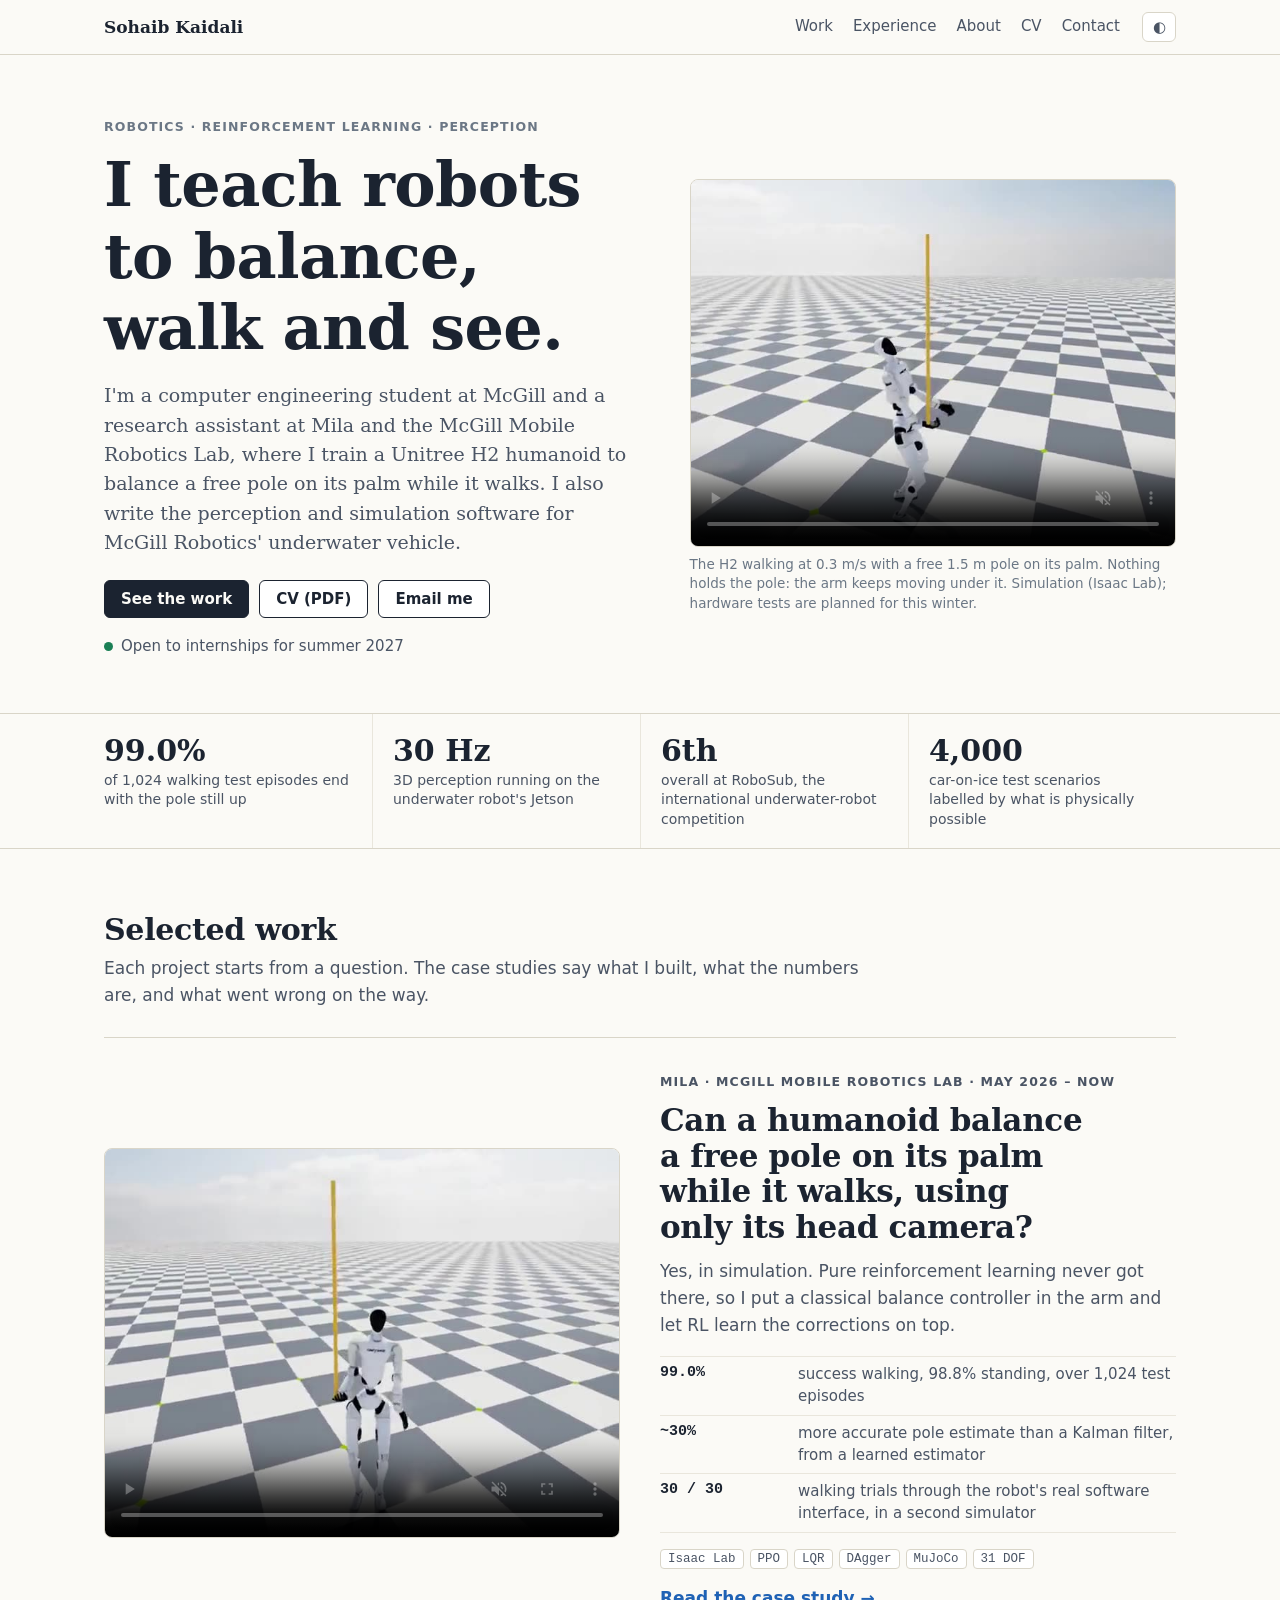
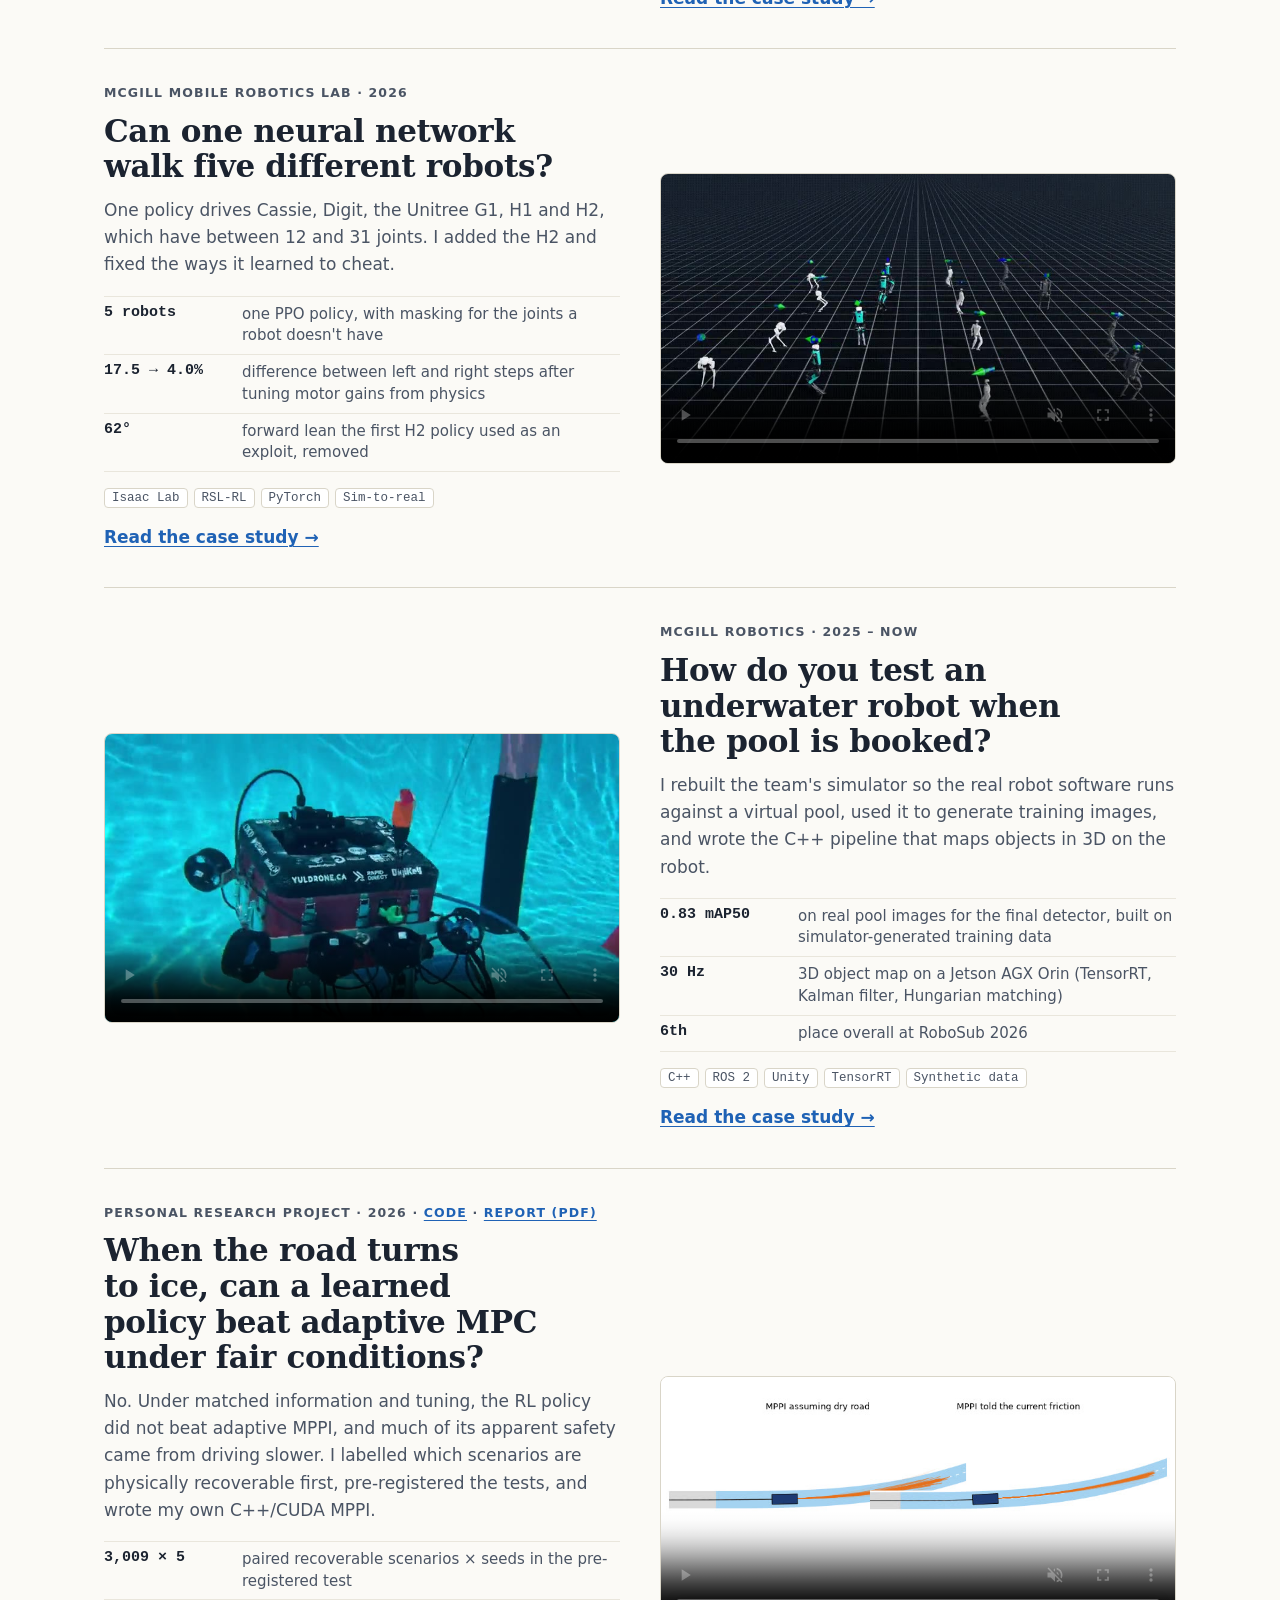
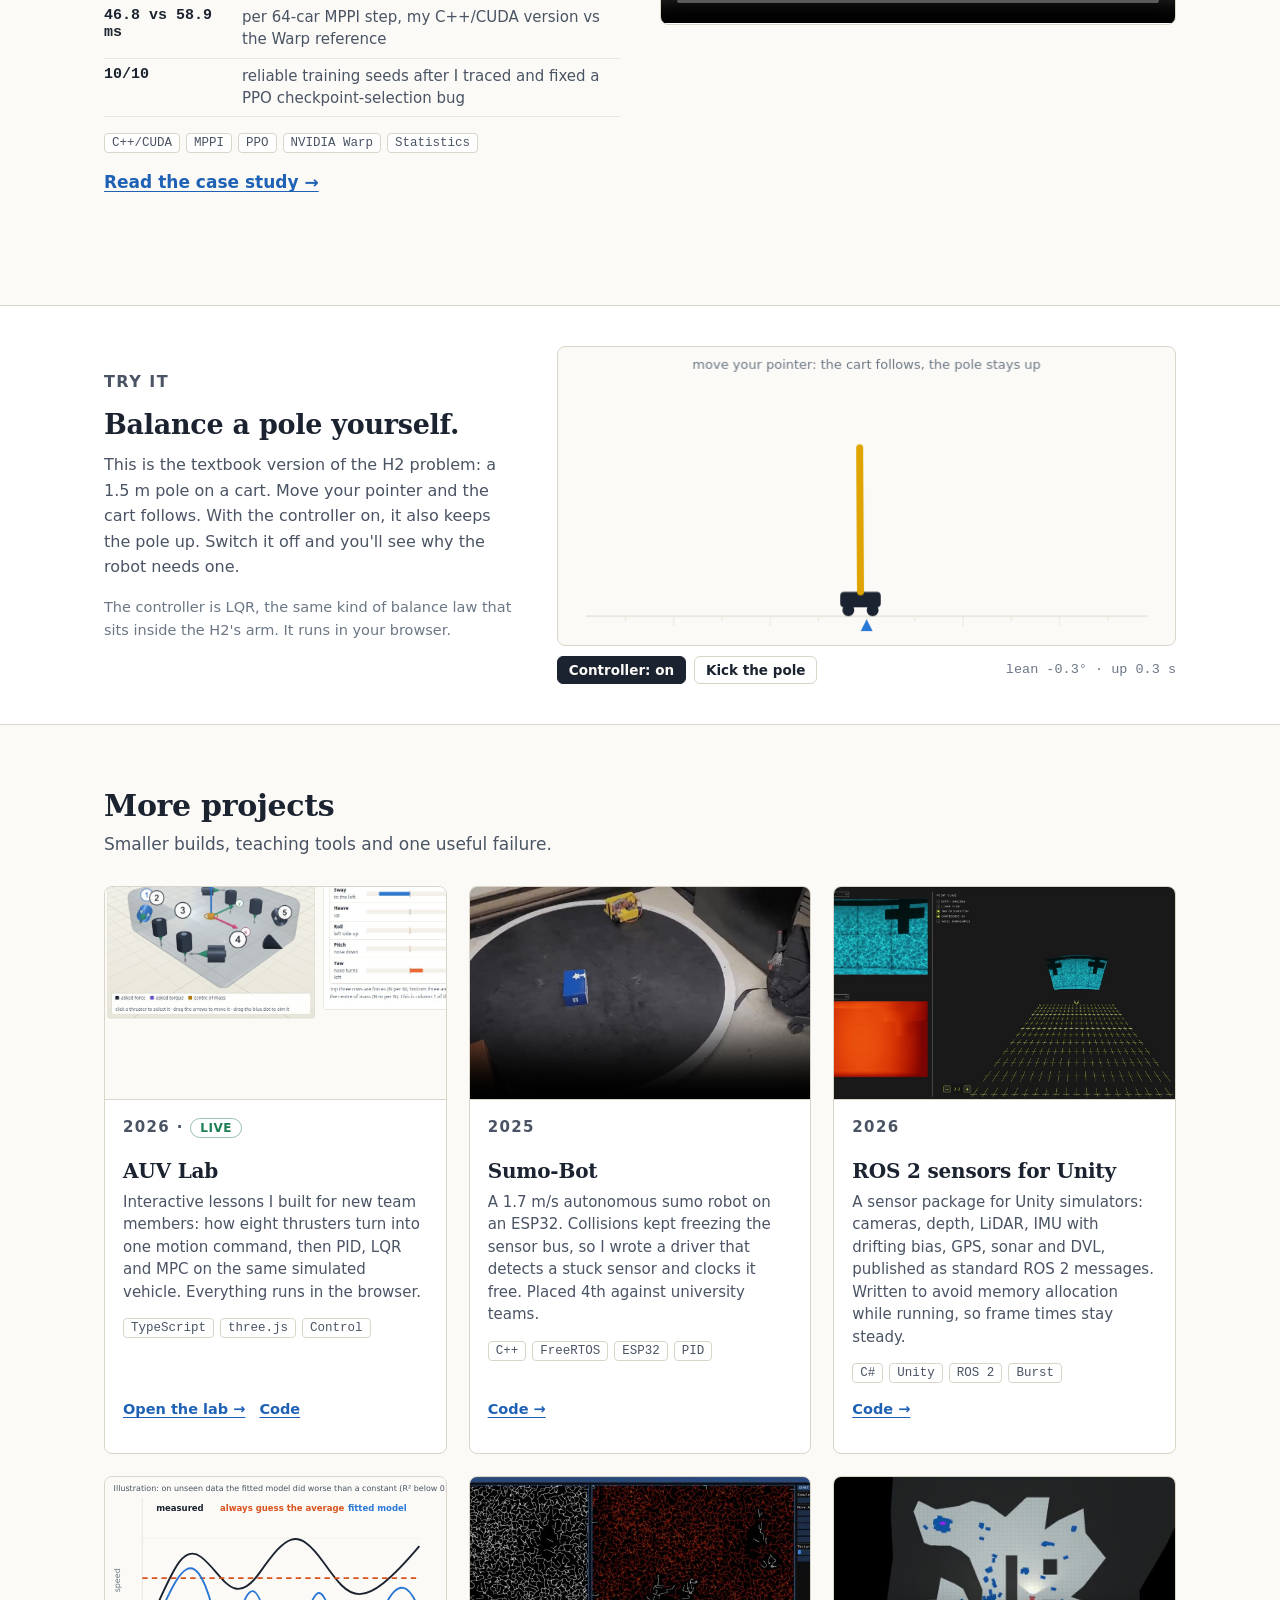
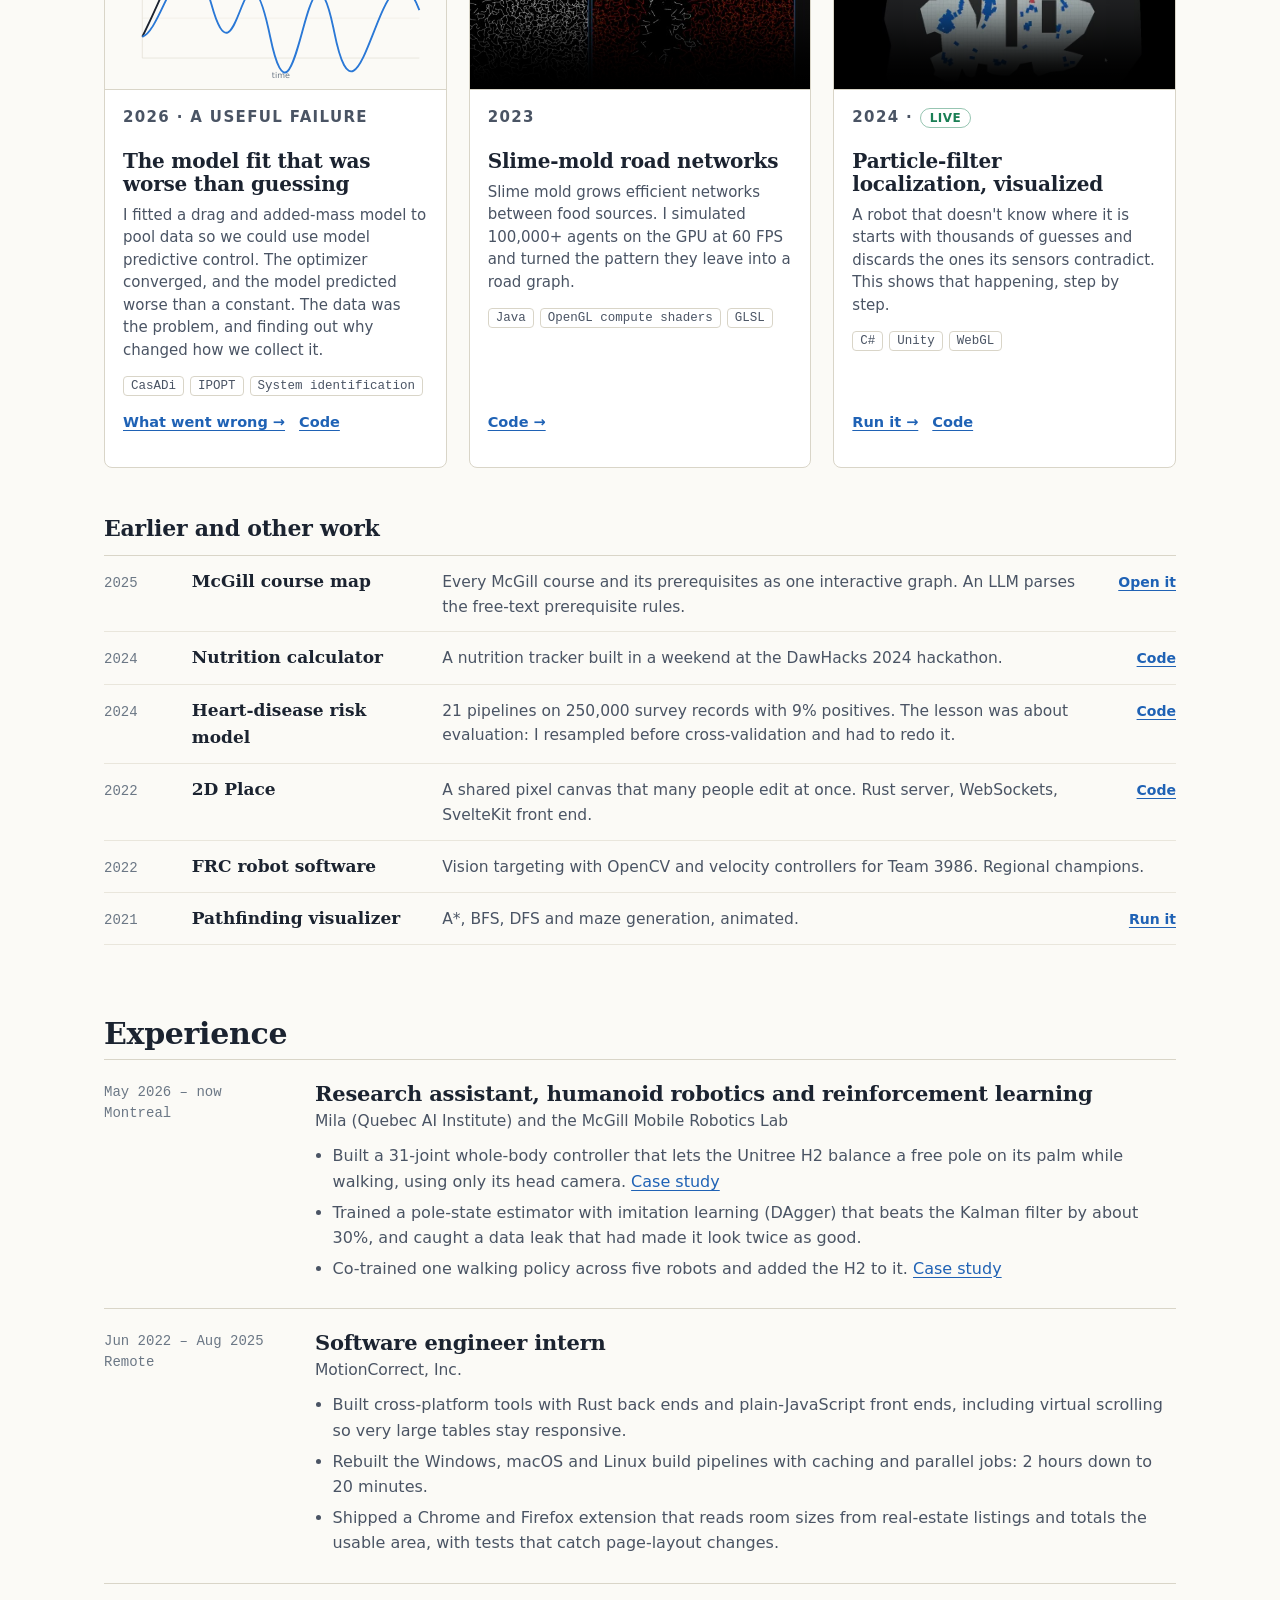
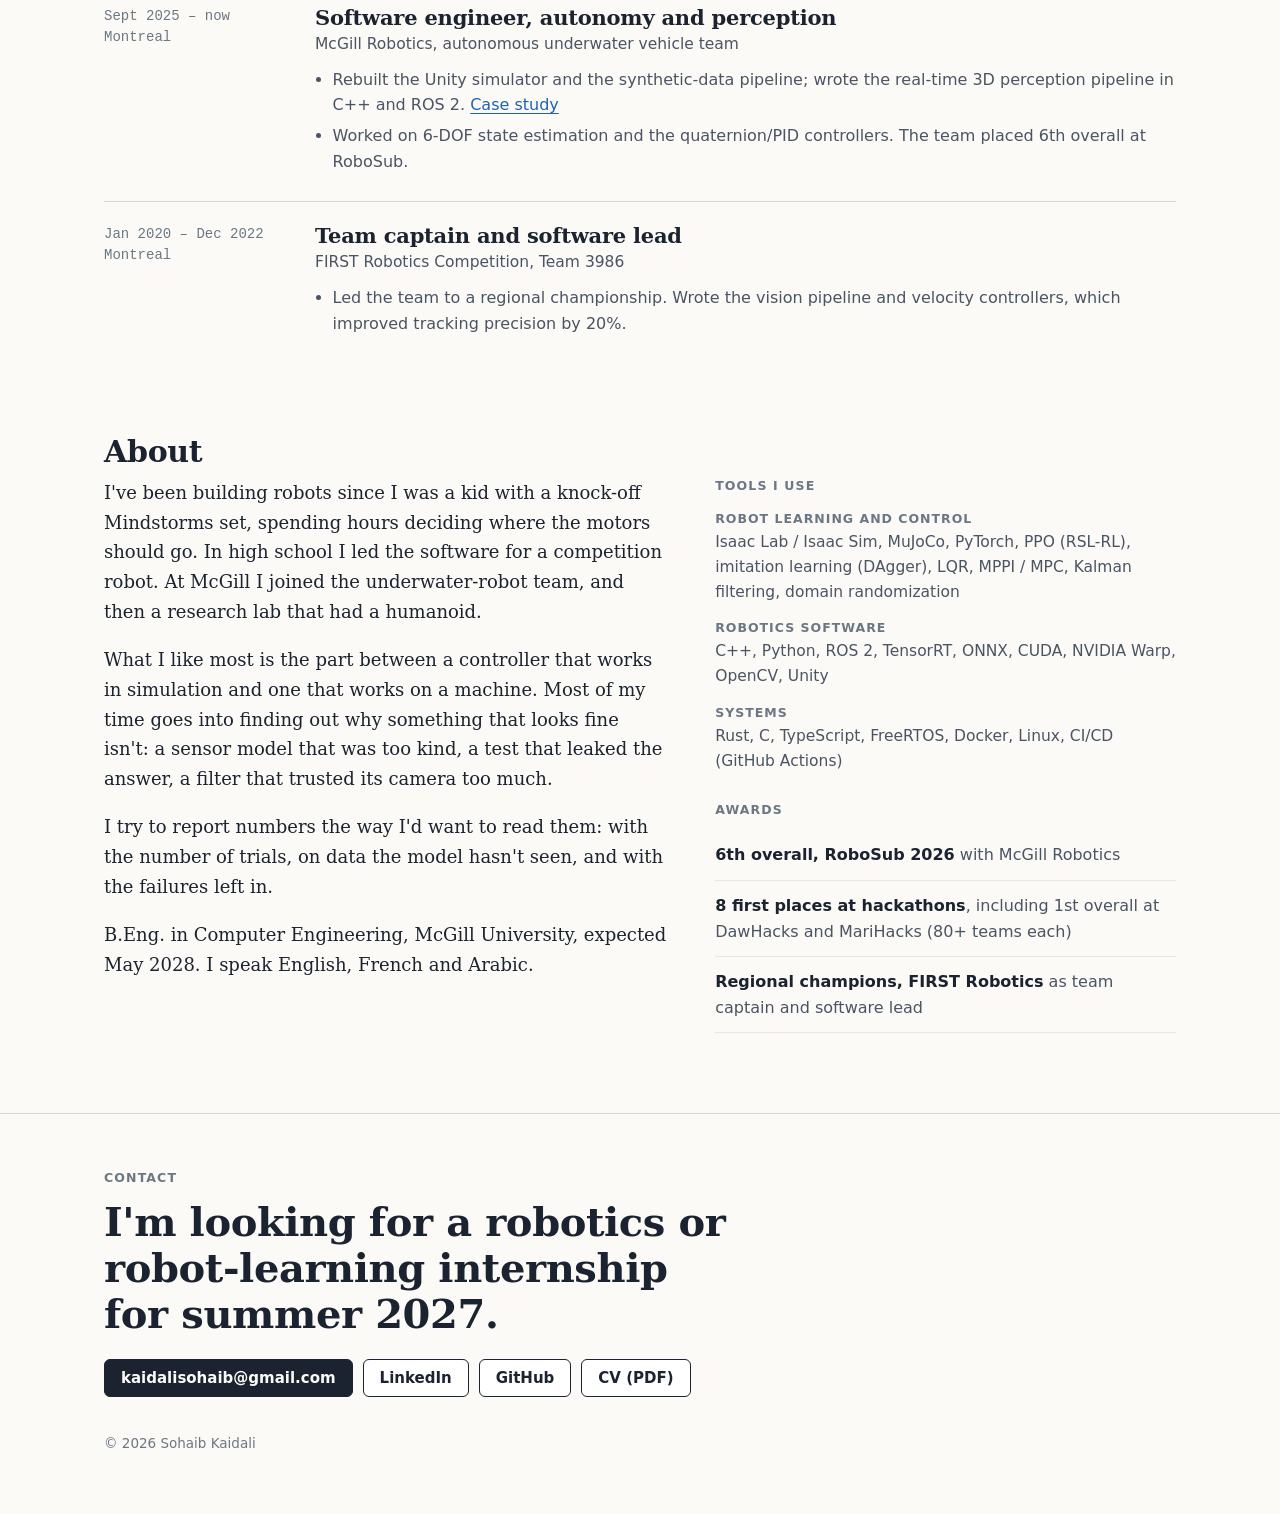
<file: index.html>
<!doctype html>
<html lang="en">
<head>
<meta charset="utf-8">
<meta name="viewport" content="width=device-width, initial-scale=1">
<title>Sohaib Kaidali — robotics and reinforcement learning</title>
<meta name="description" content="Computer engineering student at McGill and research assistant at Mila. I work on whole-body control for the Unitree H2 humanoid, perception and simulation for an underwater robot, and a benchmark of learned vs model-based car control on ice.">
<meta name="author" content="Sohaib Kaidali">
<link rel="canonical" href="https://kaidalisohaib.github.io/">
<meta property="og:type" content="website">
<meta property="og:title" content="Sohaib Kaidali — robotics and reinforcement learning">
<meta property="og:description" content="Computer engineering student at McGill and research assistant at Mila. I work on whole-body control for the Unitree H2 humanoid, perception and simulation for an underwater robot, and a benchmark of learned vs model-based car control on ice.">
<meta property="og:url" content="https://kaidalisohaib.github.io/">
<meta property="og:image" content="https://kaidalisohaib.github.io/assets/media/h2-walk-side.jpg">
<meta name="twitter:card" content="summary_large_image">
<meta name="theme-color" content="#fbfaf6">
<link rel="icon" href="/assets/favicon.svg" type="image/svg+xml">
<script>(function(){try{var t=localStorage.getItem('theme')||(matchMedia('(prefers-color-scheme: dark)').matches?'dark':'light');document.documentElement.dataset.theme=t}catch(e){}})()</script>
<link rel="stylesheet" href="/assets/css/site.css">
</head>
<body>
<a class="skip" href="#main">Skip to content</a>
<header class="top"><div class="wrap">
  <a class="me" href="/">Sohaib Kaidali</a>
  <nav aria-label="Main">
    <a href="/#work">Work</a>
    <a href="/#experience" class="opt">Experience</a>
    <a href="/#about" class="opt">About</a>
    <a href="/assets/documents/Sohaib_Kaidali_CV_2026.pdf">CV</a>
    <a href="mailto:kaidalisohaib@gmail.com">Contact</a>
  </nav>
  <button class="theme" type="button" aria-label="Switch between light and dark theme" title="Light / dark">◐</button>
</div></header>
<main id="main">

<div class="hero"><div class="wrap">
  <div>
    <p class="label">Robotics · reinforcement learning · perception</p>
    <h1>I teach robots to balance, walk and see.</h1>
    <p class="lede">I'm a computer engineering student at McGill and a research assistant at Mila and the McGill Mobile Robotics Lab, where I train a Unitree H2 humanoid to balance a free pole on its palm while it walks. I also write the perception and simulation software for McGill Robotics' underwater vehicle.</p>
    <div class="cta">
      <a class="btn primary" href="#work">See the work</a>
      <a class="btn" href="/assets/documents/Sohaib_Kaidali_CV_2026.pdf">CV (PDF)</a>
      <a class="btn" href="mailto:kaidalisohaib@gmail.com">Email me</a>
    </div>
    <p class="avail"><span class="dot" aria-hidden="true"></span>Open to internships for summer 2027</p>
  </div>
  <figure>
    <div class="frame"><video data-auto muted loop playsinline preload="none" poster="/assets/media/h2-walk-side.jpg" aria-label="Simulated Unitree H2 humanoid walking while balancing a tall yellow pole on its open palm"><source src="/assets/media/h2-walk-side.mp4" type="video/mp4"></video></div>
    <figcaption>The H2 walking at 0.3 m/s with a free 1.5 m pole on its palm. Nothing holds the pole: the arm keeps moving under it. Simulation (Isaac Lab); hardware tests are planned for this winter.</figcaption>
  </figure>
</div></div>

<div class="facts"><div class="wrap">
  <div class="fact"><b class="num">99.0%</b><span>of 1,024 walking test episodes end with the pole still up</span></div>
  <div class="fact"><b class="num">30 Hz</b><span>3D perception running on the underwater robot's Jetson</span></div>
  <div class="fact"><b class="num">6th</b><span>overall at RoboSub, the international underwater-robot competition</span></div>
  <div class="fact"><b class="num">4,000</b><span>car-on-ice test scenarios labelled by what is physically possible</span></div>
</div></div>

<section id="work"><div class="wrap">
  <div class="sec-head"><h2>Selected work</h2></div>
  <p class="sec-note">Each project starts from a question. The case studies say what I built, what the numbers are, and what went wrong on the way.</p>

  <article class="work rv">
    <div class="work-media"><div class="frame"><video data-auto muted loop playsinline preload="none" poster="/assets/media/h2-walk-front.jpg" aria-label="Front view of the simulated H2 humanoid walking with a pole balanced on its palm"><source src="/assets/media/h2-walk-front.mp4" type="video/mp4"></video></div></div>
    <div>
      <p class="label">Mila · McGill Mobile Robotics Lab · May 2026 – now</p>
      <h3><a href="/work/h2-pole.html">Can a humanoid balance a free pole on its palm while it walks, using only its head camera?</a></h3>
      <p>Yes, in simulation. Pure reinforcement learning never got there, so I put a classical balance controller in the arm and let RL learn the corrections on top.</p>
      <ul class="kv">
        <li><b>99.0%</b><span>success walking, 98.8% standing, over 1,024 test episodes</span></li>
        <li><b>~30%</b><span>more accurate pole estimate than a Kalman filter, from a learned estimator</span></li>
        <li><b>30 / 30</b><span>walking trials through the robot's real software interface, in a second simulator</span></li>
      </ul>
      <ul class="tags"><li>Isaac Lab</li><li>PPO</li><li>LQR</li><li>DAgger</li><li>MuJoCo</li><li>31 DOF</li></ul>
      <a class="more" href="/work/h2-pole.html">Read the case study →</a>
    </div>
  </article>

  <article class="work rv">
    <div class="work-media"><div class="frame"><video data-auto muted loop playsinline preload="none" poster="/assets/media/hetero-five-bipeds.jpg" aria-label="Five different two-legged robots walking side by side in simulation, driven by one policy"><source src="/assets/media/hetero-five-bipeds.mp4" type="video/mp4"></video></div></div>
    <div>
      <p class="label">McGill Mobile Robotics Lab · 2026</p>
      <h3><a href="/work/one-policy-five-robots.html">Can one neural network walk five different robots?</a></h3>
      <p>One policy drives Cassie, Digit, the Unitree G1, H1 and H2, which have between 12 and 31 joints. I added the H2 and fixed the ways it learned to cheat.</p>
      <ul class="kv">
        <li><b>5 robots</b><span>one PPO policy, with masking for the joints a robot doesn't have</span></li>
        <li><b>17.5 → 4.0%</b><span>difference between left and right steps after tuning motor gains from physics</span></li>
        <li><b>62°</b><span>forward lean the first H2 policy used as an exploit, removed</span></li>
      </ul>
      <ul class="tags"><li>Isaac Lab</li><li>RSL-RL</li><li>PyTorch</li><li>Sim-to-real</li></ul>
      <a class="more" href="/work/one-policy-five-robots.html">Read the case study →</a>
    </div>
  </article>

  <article class="work rv">
    <div class="work-media"><div class="frame"><video data-auto muted loop playsinline preload="none" poster="/assets/media/auv-pool.jpg" aria-label="The real underwater robot swimming past a pole in a pool during an autonomous run"><source src="/assets/media/auv-pool.mp4" type="video/mp4"></video></div></div>
    <div>
      <p class="label">McGill Robotics · 2025 – now</p>
      <h3><a href="/work/underwater-robot.html">How do you test an underwater robot when the pool is booked?</a></h3>
      <p>I rebuilt the team's simulator so the real robot software runs against a virtual pool, used it to generate training images, and wrote the C++ pipeline that maps objects in 3D on the robot.</p>
      <ul class="kv">
        <li><b>0.83 mAP50</b><span>on real pool images for the final detector, built on simulator-generated training data</span></li>
        <li><b>30 Hz</b><span>3D object map on a Jetson AGX Orin (TensorRT, Kalman filter, Hungarian matching)</span></li>
        <li><b>6th</b><span>place overall at RoboSub 2026</span></li>
      </ul>
      <ul class="tags"><li>C++</li><li>ROS 2</li><li>Unity</li><li>TensorRT</li><li>Synthetic data</li></ul>
      <a class="more" href="/work/underwater-robot.html">Read the case study →</a>
    </div>
  </article>

  <article class="work rv">
    <div class="work-media"><div class="frame"><video data-auto muted loop playsinline preload="none" poster="/assets/media/fcb-hero.jpg" aria-label="Two MPPI controllers on an ice patch: the friction-blind one spins off, the friction-aware one stays in lane"><source src="/assets/media/fcb-hero.mp4" type="video/mp4"></video></div></div>
    <div>
      <p class="label">Personal research project · 2026 · <a href="https://github.com/kaidalisohaib/friction-cliff-bench">code</a> · <a href="https://github.com/kaidalisohaib/friction-cliff-bench/releases/latest/download/friction-cliff-bench.pdf">report (PDF)</a></p>
      <h3><a href="/work/friction-cliff-bench.html">When the road turns to ice, can a learned policy beat adaptive MPC under fair conditions?</a></h3>
      <p>No. Under matched information and tuning, the RL policy did not beat adaptive MPPI, and much of its apparent safety came from driving slower. I labelled which scenarios are physically recoverable first, pre-registered the tests, and wrote my own C++/CUDA MPPI.</p>
      <ul class="kv">
        <li><b>3,009 × 5</b><span>paired recoverable scenarios × seeds in the pre-registered test</span></li>
        <li><b>46.8 vs 58.9 ms</b><span>per 64-car MPPI step, my C++/CUDA version vs the Warp reference</span></li>
        <li><b>10/10</b><span>reliable training seeds after I traced and fixed a PPO checkpoint-selection bug</span></li>
      </ul>
      <ul class="tags"><li>C++/CUDA</li><li>MPPI</li><li>PPO</li><li>NVIDIA Warp</li><li>Statistics</li></ul>
      <a class="more" href="/work/friction-cliff-bench.html">Read the case study →</a>
    </div>
  </article>
</div></section>

<div class="band"><div class="wrap">
  <div>
    <p class="label">Try it</p>
    <h2>Balance a pole yourself.</h2>
    <p>This is the textbook version of the H2 problem: a 1.5 m pole on a cart. Move your pointer and the cart follows. With the controller on, it also keeps the pole up. Switch it off and you'll see why the robot needs one.</p>
    <p style="font-size:14.5px;color:var(--ink-3)">The controller is LQR, the same kind of balance law that sits inside the H2's arm. It runs in your browser.</p>
  </div>
  <div>
    <canvas class="pend" id="pend" tabindex="0" role="img" aria-label="Interactive simulation of a pole balanced on a cart. Move the pointer or use the arrow keys to move the cart."></canvas>
    <div class="pend-ui">
      <button class="btn small" id="pend-ctl" type="button" aria-pressed="true">Controller: on</button>
      <button class="btn small" id="pend-kick" type="button">Kick the pole</button>
      <output id="pend-out" for="pend"></output>
    </div>
  </div>
</div></div>

<section id="more"><div class="wrap">
  <div class="sec-head"><h2>More projects</h2></div>
  <p class="sec-note">Smaller builds, teaching tools and one useful failure.</p>
  <div class="grid">
    <article class="card rv">
      <div class="thumb"><img src="/assets/media/auv-lab.jpg" alt="AUV Lab web page with a 3D vehicle and its eight thrusters" loading="lazy"></div>
      <div class="body">
        <p class="label">2026 · <span class="status live">live</span></p>
        <h3>AUV Lab</h3>
        <p>Interactive lessons I built for new team members: how eight thrusters turn into one motion command, then PID, LQR and MPC on the same simulated vehicle. Everything runs in the browser.</p>
        <ul class="tags"><li>TypeScript</li><li>three.js</li><li>Control</li></ul>
        <p class="links"><a href="https://kaidalisohaib.github.io/auv-lab/">Open the lab →</a><a href="https://github.com/kaidalisohaib/auv-lab">Code</a></p>
      </div>
    </article>
    <article class="card rv">
      <div class="thumb"><video data-auto muted loop playsinline preload="none" poster="/assets/media/sumo-fight.jpg" aria-label="Small sumo robot pushing an opponent out of the ring"><source src="/assets/media/sumo-fight.mp4" type="video/mp4"></video></div>
      <div class="body">
        <p class="label">2025</p>
        <h3>Sumo-Bot</h3>
        <p>A 1.7 m/s autonomous sumo robot on an ESP32. Collisions kept freezing the sensor bus, so I wrote a driver that detects a stuck sensor and clocks it free. Placed 4th against university teams.</p>
        <ul class="tags"><li>C++</li><li>FreeRTOS</li><li>ESP32</li><li>PID</li></ul>
        <p class="links"><a href="https://github.com/cabbagecultist/Sumo">Code →</a></p>
      </div>
    </article>
    <article class="card rv">
      <div class="thumb"><img src="/assets/media/auv-zed.jpg" alt="Stereo camera viewer showing a depth map and point cloud produced from the simulator" loading="lazy"></div>
      <div class="body">
        <p class="label">2026</p>
        <h3>ROS 2 sensors for Unity</h3>
        <p>A sensor package for Unity simulators: cameras, depth, LiDAR, IMU with drifting bias, GPS, sonar and DVL, published as standard ROS 2 messages. Written to avoid memory allocation while running, so frame times stay steady.</p>
        <ul class="tags"><li>C#</li><li>Unity</li><li>ROS 2</li><li>Burst</li></ul>
        <p class="links"><a href="https://github.com/kaidalisohaib/ros2-unity-sensors">Code →</a></p>
      </div>
    </article>
    <article class="card rv">
      <div class="thumb"><img src="/assets/media/sysid.svg" alt="Diagram: commanded force and drag cancel out in closed loop, so the fit cannot tell them apart" loading="lazy"></div>
      <div class="body">
        <p class="label">2026 · a useful failure</p>
        <h3>The model fit that was worse than guessing</h3>
        <p>I fitted a drag and added-mass model to pool data so we could use model predictive control. The optimizer converged, and the model predicted worse than a constant. The data was the problem, and finding out why changed how we collect it.</p>
        <ul class="tags"><li>CasADi</li><li>IPOPT</li><li>System identification</li></ul>
        <p class="links"><a href="/work/underwater-robot.html#sysid">What went wrong →</a><a href="https://github.com/kaidalisohaib/auv-hydrodynamic-sysid">Code</a></p>
      </div>
    </article>
    <article class="card rv">
      <div class="thumb"><video data-auto muted loop playsinline preload="none" poster="/assets/media/slime.jpg" aria-label="Thousands of simulated particles forming a branching network"><source src="/assets/media/slime.mp4" type="video/mp4"></video></div>
      <div class="body">
        <p class="label">2023</p>
        <h3>Slime-mold road networks</h3>
        <p>Slime mold grows efficient networks between food sources. I simulated 100,000+ agents on the GPU at 60 FPS and turned the pattern they leave into a road graph.</p>
        <ul class="tags"><li>Java</li><li>OpenGL compute shaders</li><li>GLSL</li></ul>
        <p class="links"><a href="https://github.com/kaidalisohaib/GraphTrafficSim">Code →</a></p>
      </div>
    </article>
    <article class="card rv">
      <div class="thumb"><video data-auto muted loop playsinline preload="none" poster="/assets/media/amcl.jpg" aria-label="A cloud of particles converging on a robot position inside a maze"><source src="/assets/media/amcl.mp4" type="video/mp4"></video></div>
      <div class="body">
        <p class="label">2024 · <span class="status live">live</span></p>
        <h3>Particle-filter localization, visualized</h3>
        <p>A robot that doesn't know where it is starts with thousands of guesses and discards the ones its sensors contradict. This shows that happening, step by step.</p>
        <ul class="tags"><li>C#</li><li>Unity</li><li>WebGL</li></ul>
        <p class="links"><a href="https://kaidalisohaib.github.io/AMCL-Visualization/">Run it →</a><a href="https://github.com/kaidalisohaib/AMCL-Visualization">Code</a></p>
      </div>
    </article>
  </div>

  <h3 style="font-size:22px;margin:48px 0 14px">Earlier and other work</h3>
  <div class="rows">
    <div class="row"><span class="yr">2025</span><b>McGill course map</b><span>Every McGill course and its prerequisites as one interactive graph. An LLM parses the free-text prerequisite rules.</span><a class="lk" href="https://kaidalisohaib.github.io/mcgill-course-visualizer/">Open it</a></div>
    <div class="row"><span class="yr">2024</span><b>Nutrition calculator</b><span>A nutrition tracker built in a weekend at the DawHacks 2024 hackathon.</span><a class="lk" href="https://github.com/kaidalisohaib/DawHacks24">Code</a></div>
    <div class="row"><span class="yr">2024</span><b>Heart-disease risk model</b><span>21 pipelines on 250,000 survey records with 9% positives. The lesson was about evaluation: I resampled before cross-validation and had to redo it.</span><a class="lk" href="https://github.com/kaidalisohaib/AICohortW24">Code</a></div>
    <div class="row"><span class="yr">2022</span><b>2D Place</b><span>A shared pixel canvas that many people edit at once. Rust server, WebSockets, SvelteKit front end.</span><a class="lk" href="https://github.com/kaidalisohaib/2d-place">Code</a></div>
    <div class="row"><span class="yr">2022</span><b>FRC robot software</b><span>Vision targeting with OpenCV and velocity controllers for Team 3986. Regional champions.</span><span></span></div>
    <div class="row"><span class="yr">2021</span><b>Pathfinding visualizer</b><span>A*, BFS, DFS and maze generation, animated.</span><a class="lk" href="https://kaidalisohaib.github.io/Pathfinding-Visualizer/">Run it</a></div>
  </div>
</div></section>

<section id="experience"><div class="wrap">
  <div class="sec-head"><h2>Experience</h2></div>
  <div class="xp rv">
    <p class="when">May 2026 – now<br>Montreal</p>
    <div>
      <h3>Research assistant, humanoid robotics and reinforcement learning</h3>
      <p class="org">Mila (Quebec AI Institute) and the McGill Mobile Robotics Lab</p>
      <ul>
        <li>Built a 31-joint whole-body controller that lets the Unitree H2 balance a free pole on its palm while walking, using only its head camera. <a href="/work/h2-pole.html">Case study</a></li>
        <li>Trained a pole-state estimator with imitation learning (DAgger) that beats the Kalman filter by about 30%, and caught a data leak that had made it look twice as good.</li>
        <li>Co-trained one walking policy across five robots and added the H2 to it. <a href="/work/one-policy-five-robots.html">Case study</a></li>
      </ul>
    </div>
  </div>
  <div class="xp rv">
    <p class="when">Jun 2022 – Aug 2025<br>Remote</p>
    <div>
      <h3>Software engineer intern</h3>
      <p class="org">MotionCorrect, Inc.</p>
      <ul>
        <li>Built cross-platform tools with Rust back ends and plain-JavaScript front ends, including virtual scrolling so very large tables stay responsive.</li>
        <li>Rebuilt the Windows, macOS and Linux build pipelines with caching and parallel jobs: 2 hours down to 20 minutes.</li>
        <li>Shipped a Chrome and Firefox extension that reads room sizes from real-estate listings and totals the usable area, with tests that catch page-layout changes.</li>
      </ul>
    </div>
  </div>
  <div class="xp rv">
    <p class="when">Sept 2025 – now<br>Montreal</p>
    <div>
      <h3>Software engineer, autonomy and perception</h3>
      <p class="org">McGill Robotics, autonomous underwater vehicle team</p>
      <ul>
        <li>Rebuilt the Unity simulator and the synthetic-data pipeline; wrote the real-time 3D perception pipeline in C++ and ROS 2. <a href="/work/underwater-robot.html">Case study</a></li>
        <li>Worked on 6-DOF state estimation and the quaternion/PID controllers. The team placed 6th overall at RoboSub.</li>
      </ul>
    </div>
  </div>
  <div class="xp rv">
    <p class="when">Jan 2020 – Dec 2022<br>Montreal</p>
    <div>
      <h3>Team captain and software lead</h3>
      <p class="org">FIRST Robotics Competition, Team 3986</p>
      <ul><li>Led the team to a regional championship. Wrote the vision pipeline and velocity controllers, which improved tracking precision by 20%.</li></ul>
    </div>
  </div>
</div></section>

<section id="about"><div class="wrap">
  <div class="sec-head"><h2>About</h2></div>
  <div class="two">
    <div class="prose">
      <p>I've been building robots since I was a kid with a knock-off Mindstorms set, spending hours deciding where the motors should go. In high school I led the software for a competition robot. At McGill I joined the underwater-robot team, and then a research lab that had a humanoid.</p>
      <p>What I like most is the part between a controller that works in simulation and one that works on a machine. Most of my time goes into finding out why something that looks fine isn't: a sensor model that was too kind, a test that leaked the answer, a filter that trusted its camera too much.</p>
      <p>I try to report numbers the way I'd want to read them: with the number of trials, on data the model hasn't seen, and with the failures left in.</p>
      <p>B.Eng. in Computer Engineering, McGill University, expected May 2028. I speak English, French and Arabic.</p>
    </div>
    <div>
      <p class="label">Tools I use</p>
      <dl class="skills">
        <dt>Robot learning and control</dt><dd>Isaac Lab / Isaac Sim, MuJoCo, PyTorch, PPO (RSL-RL), imitation learning (DAgger), LQR, MPPI / MPC, Kalman filtering, domain randomization</dd>
        <dt>Robotics software</dt><dd>C++, Python, ROS 2, TensorRT, ONNX, CUDA, NVIDIA Warp, OpenCV, Unity</dd>
        <dt>Systems</dt><dd>Rust, C, TypeScript, FreeRTOS, Docker, Linux, CI/CD (GitHub Actions)</dd>
      </dl>
      <p class="label" style="margin-top:28px">Awards</p>
      <ul class="awards">
        <li><b>6th overall, RoboSub 2026</b> with McGill Robotics</li>
        <li><b>8 first places at hackathons</b>, including 1st overall at DawHacks and MariHacks (80+ teams each)</li>
        <li><b>Regional champions, FIRST Robotics</b> as team captain and software lead</li>
      </ul>
    </div>
  </div>
</div></section>
</main>
<footer class="contact" id="contact"><div class="wrap">
  <p class="label">Contact</p>
  <h2>I'm looking for a robotics or robot-learning internship for summer 2027.</h2>
  <div class="cta">
    <a class="btn primary" href="mailto:kaidalisohaib@gmail.com">kaidalisohaib@gmail.com</a>
    <a class="btn" href="https://www.linkedin.com/in/sohaib-kaidali">LinkedIn</a>
    <a class="btn" href="https://github.com/kaidalisohaib">GitHub</a>
    <a class="btn" href="/assets/documents/Sohaib_Kaidali_CV_2026.pdf">CV (PDF)</a>
  </div>
  <p class="fine"><span>© 2026 Sohaib Kaidali</span></p>
</div></footer>
<script src="/assets/js/site.js" defer></script>
</body>
</html>
</file>
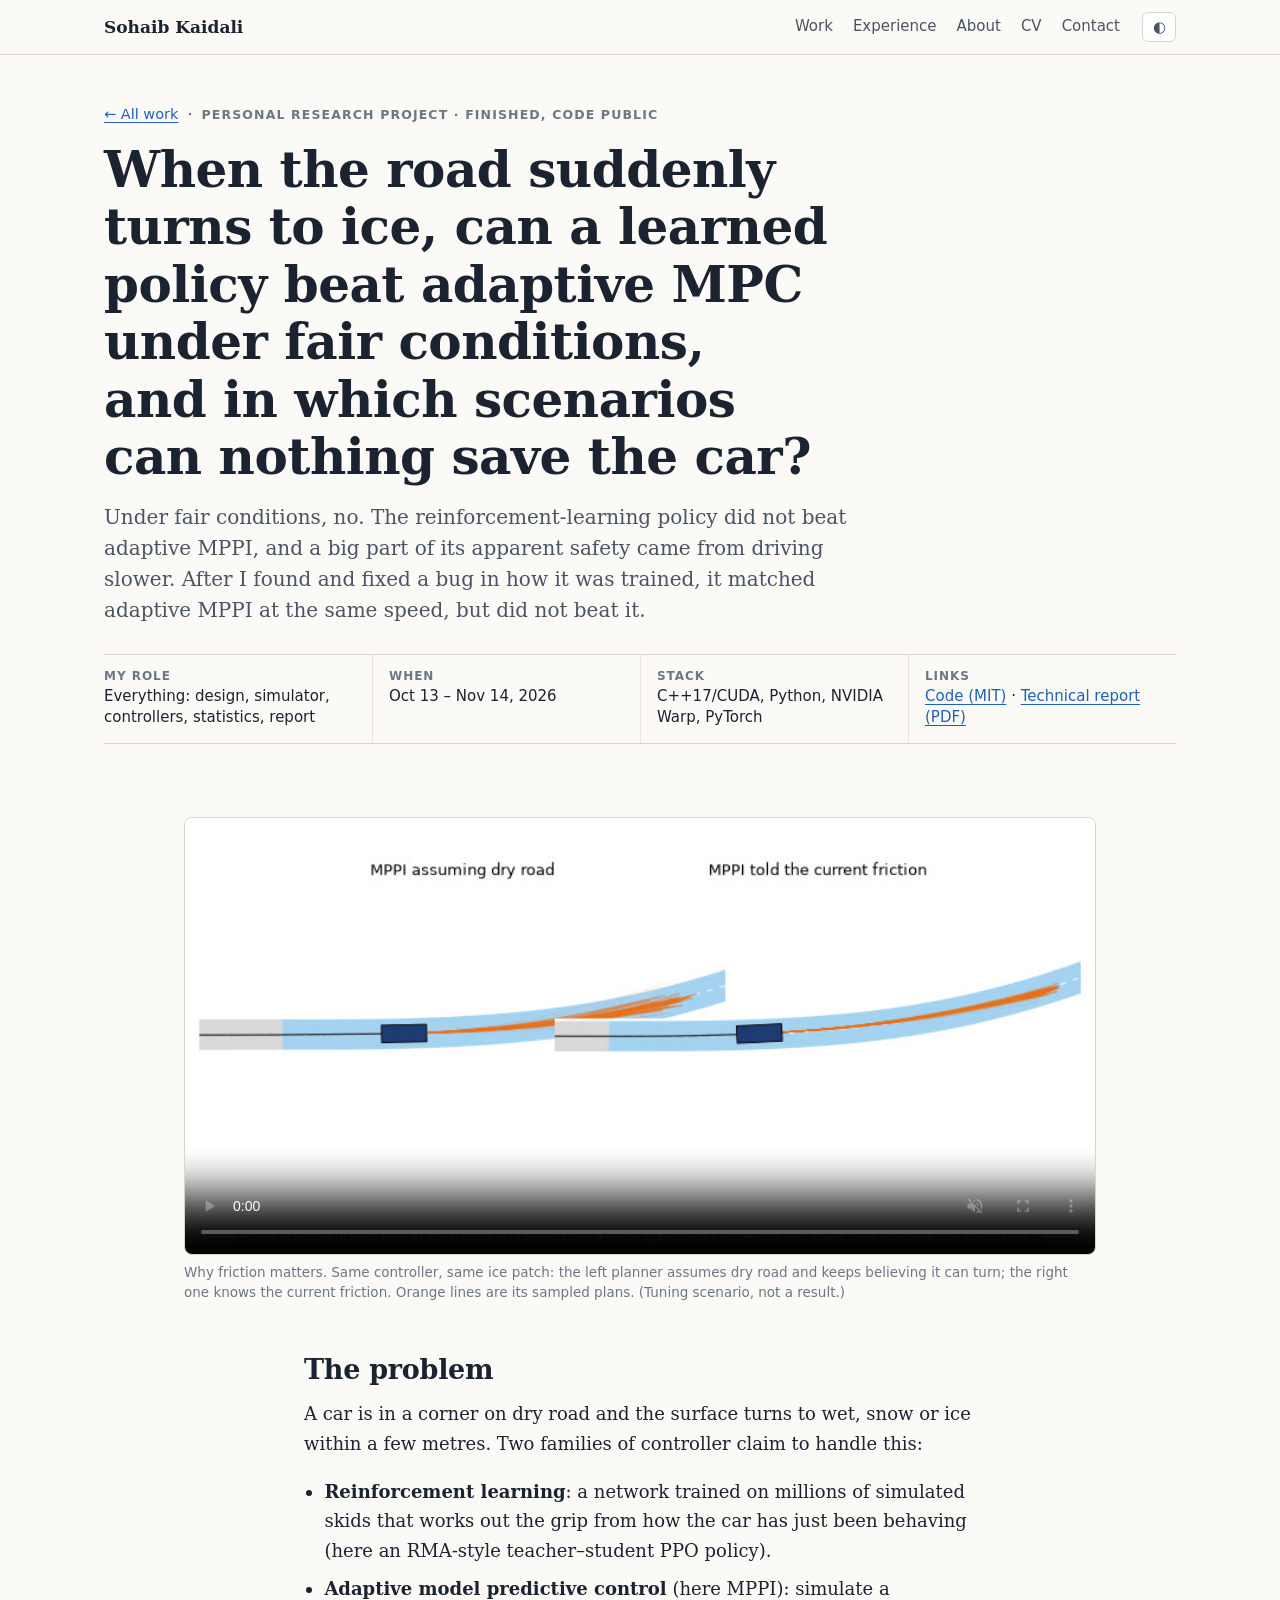
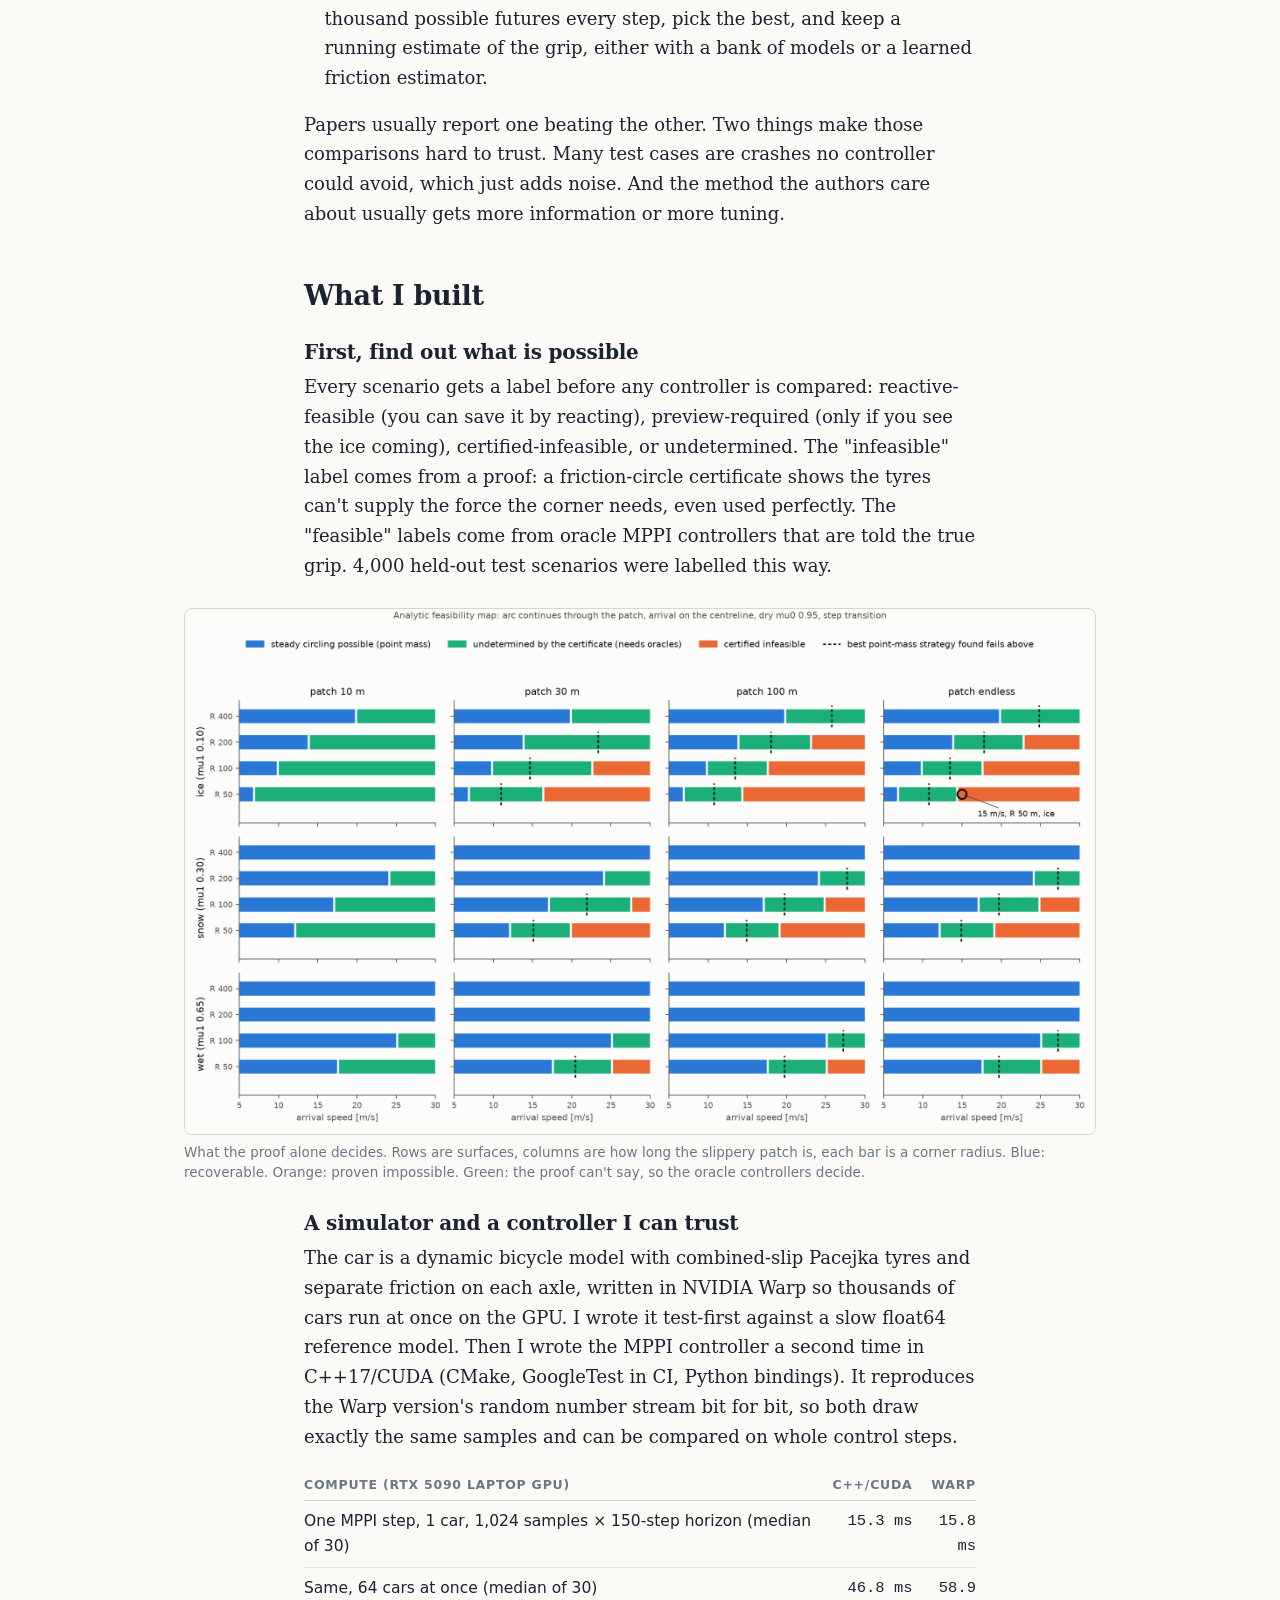
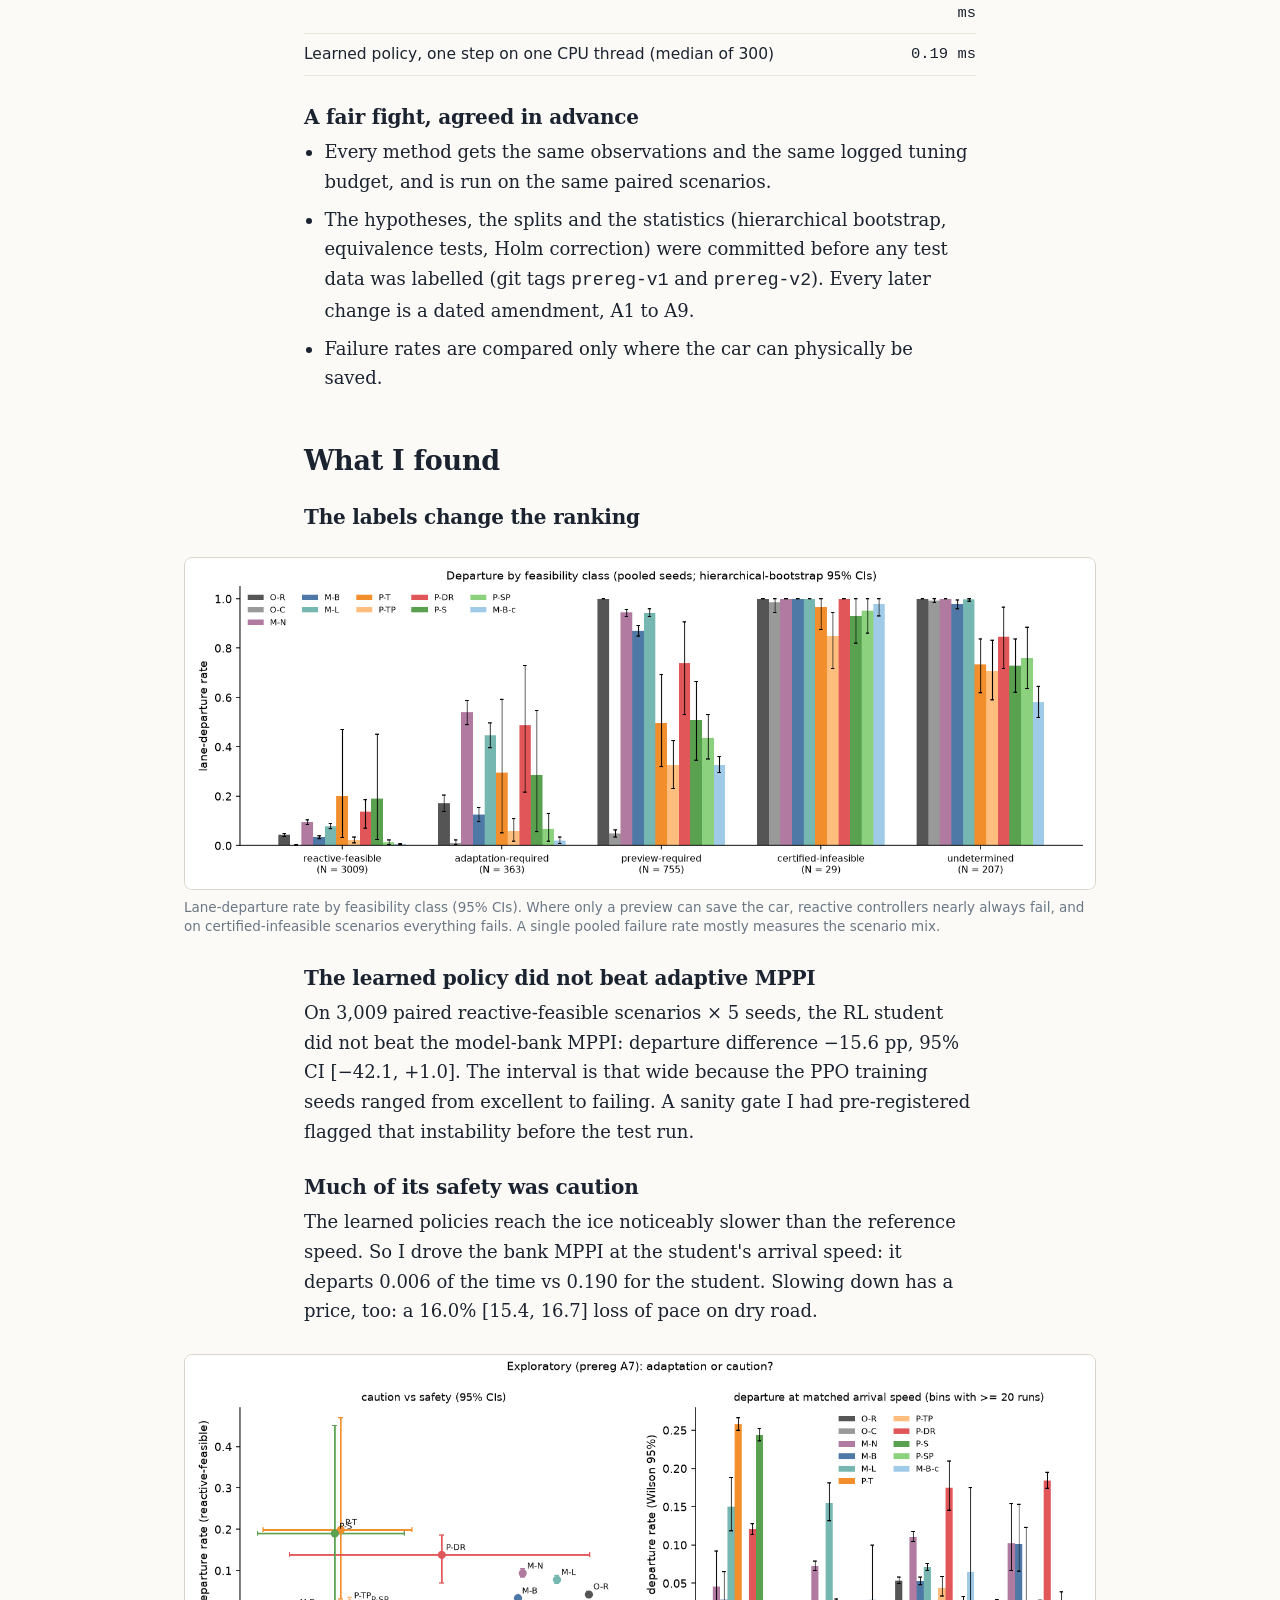
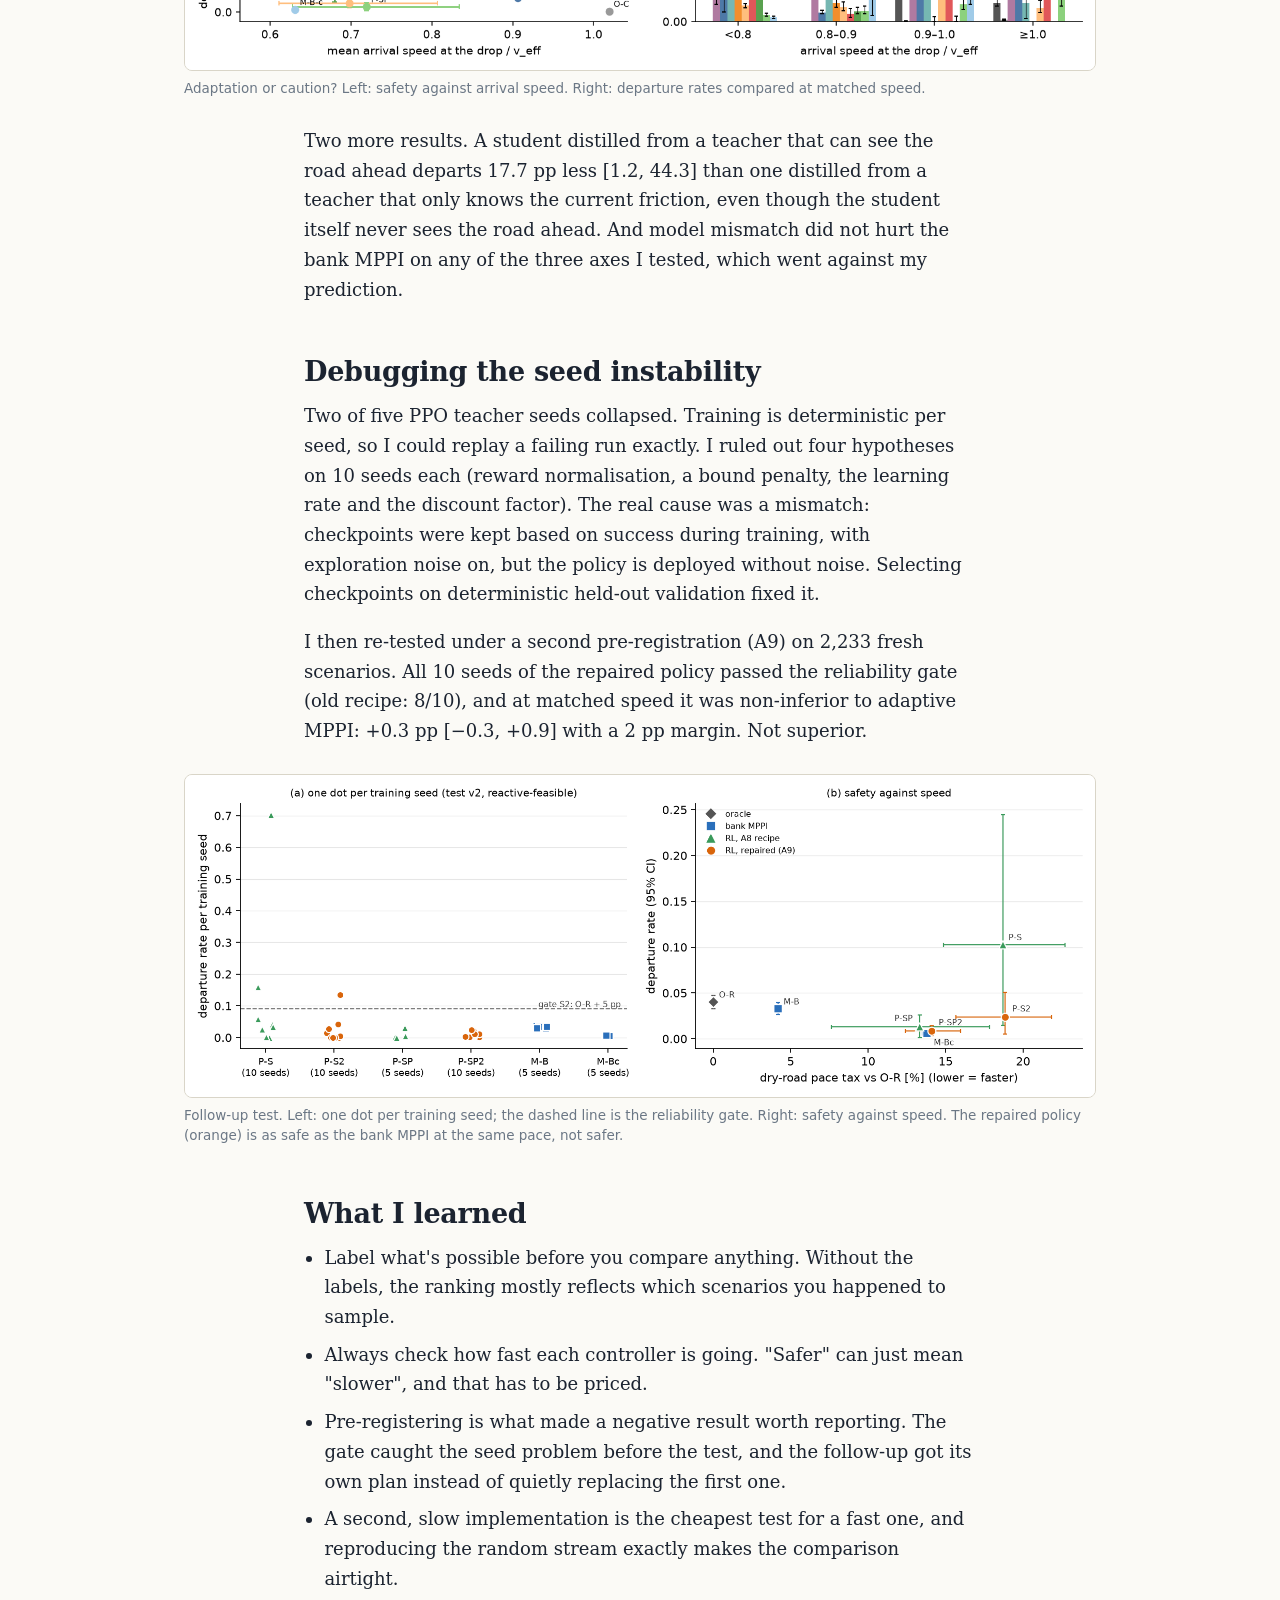
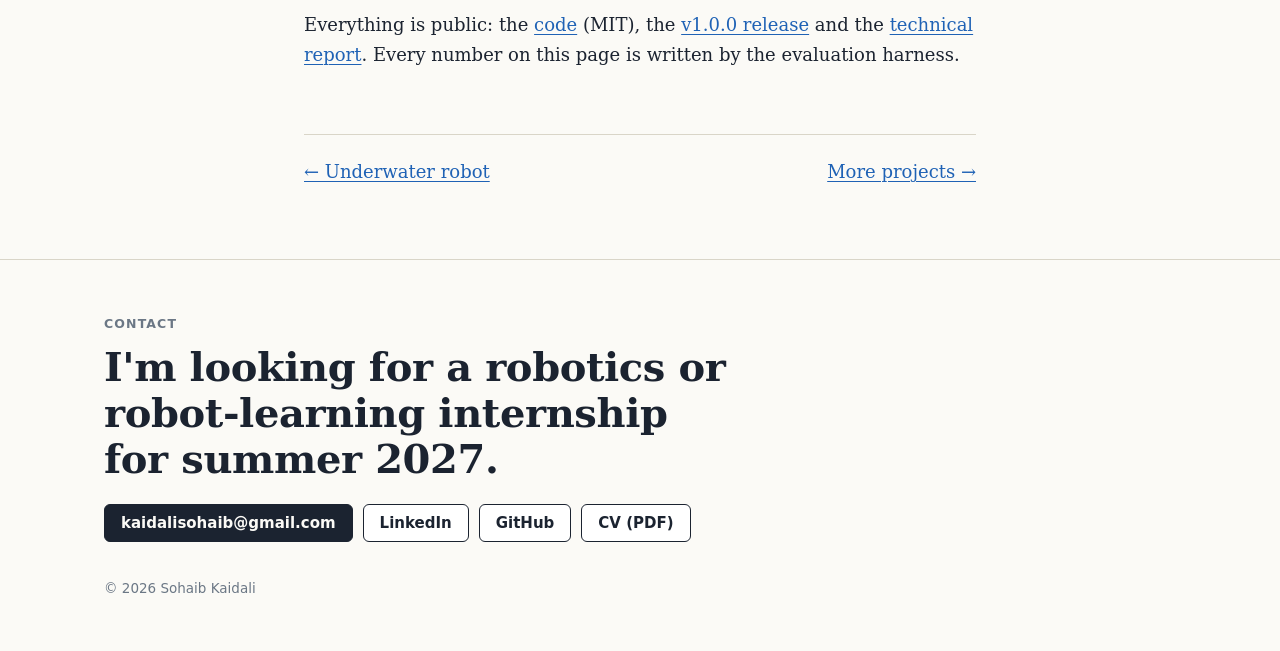
<file: work/friction-cliff-bench.html>
<!doctype html>
<html lang="en">
<head>
<meta charset="utf-8">
<meta name="viewport" content="width=device-width, initial-scale=1">
<title>Friction-Cliff-Bench: car control when the road turns to ice — Sohaib Kaidali</title>
<meta name="description" content="A pre-registered simulation benchmark of car control under sudden friction loss. Under fair conditions, a learned RL policy did not beat adaptive MPPI; much of its apparent safety came from driving slower.">
<meta name="author" content="Sohaib Kaidali">
<link rel="canonical" href="https://kaidalisohaib.github.io/work/friction-cliff-bench.html">
<meta property="og:type" content="website">
<meta property="og:title" content="Friction-Cliff-Bench: car control when the road turns to ice — Sohaib Kaidali">
<meta property="og:description" content="A pre-registered simulation benchmark of car control under sudden friction loss. Under fair conditions, a learned RL policy did not beat adaptive MPPI; much of its apparent safety came from driving slower.">
<meta property="og:url" content="https://kaidalisohaib.github.io/work/friction-cliff-bench.html">
<meta property="og:image" content="https://kaidalisohaib.github.io/assets/media/fcb-feasibility.png">
<meta name="twitter:card" content="summary_large_image">
<meta name="theme-color" content="#fbfaf6">
<link rel="icon" href="/assets/favicon.svg" type="image/svg+xml">
<script>(function(){try{var t=localStorage.getItem('theme')||(matchMedia('(prefers-color-scheme: dark)').matches?'dark':'light');document.documentElement.dataset.theme=t}catch(e){}})()</script>
<link rel="stylesheet" href="/assets/css/site.css">
</head>
<body>
<a class="skip" href="#main">Skip to content</a>
<header class="top"><div class="wrap">
  <a class="me" href="/">Sohaib Kaidali</a>
  <nav aria-label="Main">
    <a href="/#work">Work</a>
    <a href="/#experience" class="opt">Experience</a>
    <a href="/#about" class="opt">About</a>
    <a href="/assets/documents/Sohaib_Kaidali_CV_2026.pdf">CV</a>
    <a href="mailto:kaidalisohaib@gmail.com">Contact</a>
  </nav>
  <button class="theme" type="button" aria-label="Switch between light and dark theme" title="Light / dark">◐</button>
</div></header>
<main id="main">
<div class="cs-head"><div class="wrap">
  <p class="crumb"><a href="/#work">← All work</a> &nbsp;·&nbsp; <span class="label">Personal research project · finished, code public</span></p>
  <h1>When the road suddenly turns to ice, can a learned policy beat adaptive MPC under fair conditions, and in which scenarios can nothing save the car?</h1>
  <p class="answer">Under fair conditions, no. The reinforcement-learning policy did not beat adaptive MPPI, and a big part of its apparent safety came from driving slower. After I found and fixed a bug in how it was trained, it matched adaptive MPPI at the same speed, but did not beat it.</p>
  <dl class="meta"><div><dt>My role</dt><dd>Everything: design, simulator, controllers, statistics, report</dd></div><div><dt>When</dt><dd>Oct 13 – Nov 14, 2026</dd></div><div><dt>Stack</dt><dd>C++17/CUDA, Python, NVIDIA Warp, PyTorch</dd></div><div><dt>Links</dt><dd><a href="https://github.com/kaidalisohaib/friction-cliff-bench">Code (MIT)</a> · <a href="https://github.com/kaidalisohaib/friction-cliff-bench/releases/latest/download/friction-cliff-bench.pdf">Technical report (PDF)</a></dd></div></dl>
</div></div>
<article class="cs">

<figure class="wide"><div class="frame"><video data-auto muted loop playsinline preload="none" poster="/assets/media/fcb-hero.jpg" aria-label="Two MPPI controllers on a curve whose entry turns to ice. Left: the planner assumes dry road, its sampled plans curve sharply and the car spins off. Right: the planner is told the current friction and stays in lane."><source src="/assets/media/fcb-hero.mp4" type="video/mp4"></video></div><figcaption>Why friction matters. Same controller, same ice patch: the left planner assumes dry road and keeps believing it can turn; the right one knows the current friction. Orange lines are its sampled plans. (Tuning scenario, not a result.)</figcaption></figure>

<h2>The problem</h2>
<p>A car is in a corner on dry road and the surface turns to wet, snow or ice within a few metres. Two families of controller claim to handle this:</p>
<ul>
  <li><b>Reinforcement learning</b>: a network trained on millions of simulated skids that works out the grip from how the car has just been behaving (here an RMA-style teacher–student PPO policy).</li>
  <li><b>Adaptive model predictive control</b> (here MPPI): simulate a thousand possible futures every step, pick the best, and keep a running estimate of the grip, either with a bank of models or a learned friction estimator.</li>
</ul>
<p>Papers usually report one beating the other. Two things make those comparisons hard to trust. Many test cases are crashes no controller could avoid, which just adds noise. And the method the authors care about usually gets more information or more tuning.</p>

<h2>What I built</h2>
<h3>First, find out what is possible</h3>
<p>Every scenario gets a label before any controller is compared: reactive-feasible (you can save it by reacting), preview-required (only if you see the ice coming), certified-infeasible, or undetermined. The "infeasible" label comes from a proof: a friction-circle certificate shows the tyres can't supply the force the corner needs, even used perfectly. The "feasible" labels come from oracle MPPI controllers that are told the true grip. 4,000 held-out test scenarios were labelled this way.</p>
<figure class="wide"><div class="frame"><img src="/assets/media/fcb-feasibility.png" alt="Grid of bar charts for ice, snow and wet surfaces and four patch lengths. Each bar splits arrival speed into possible, undetermined and certified infeasible ranges." width="2080" height="1200" loading="lazy"></div><figcaption>What the proof alone decides. Rows are surfaces, columns are how long the slippery patch is, each bar is a corner radius. Blue: recoverable. Orange: proven impossible. Green: the proof can't say, so the oracle controllers decide.</figcaption></figure>
<h3>A simulator and a controller I can trust</h3>
<p>The car is a dynamic bicycle model with combined-slip Pacejka tyres and separate friction on each axle, written in NVIDIA Warp so thousands of cars run at once on the GPU. I wrote it test-first against a slow float64 reference model. Then I wrote the MPPI controller a second time in C++17/CUDA (CMake, GoogleTest in CI, Python bindings). It reproduces the Warp version's random number stream bit for bit, so both draw exactly the same samples and can be compared on whole control steps.</p>
<table>
  <tr><th>Compute (RTX 5090 Laptop GPU)</th><th class="num">C++/CUDA</th><th class="num">Warp</th></tr>
  <tr><td>One MPPI step, 1 car, 1,024 samples × 150-step horizon (median of 30)</td><td class="num">15.3 ms</td><td class="num">15.8 ms</td></tr>
  <tr><td>Same, 64 cars at once (median of 30)</td><td class="num">46.8 ms</td><td class="num">58.9 ms</td></tr>
  <tr><td>Learned policy, one step on one CPU thread (median of 300)</td><td class="num" colspan="2">0.19 ms</td></tr>
</table>
<h3>A fair fight, agreed in advance</h3>
<ul>
  <li>Every method gets the same observations and the same logged tuning budget, and is run on the same paired scenarios.</li>
  <li>The hypotheses, the splits and the statistics (hierarchical bootstrap, equivalence tests, Holm correction) were committed before any test data was labelled (git tags <code>prereg-v1</code> and <code>prereg-v2</code>). Every later change is a dated amendment, A1 to A9.</li>
  <li>Failure rates are compared only where the car can physically be saved.</li>
</ul>

<h2>What I found</h2>
<h3>The labels change the ranking</h3>
<figure class="wide"><div class="frame"><img src="/assets/media/fcb-by-class.png" alt="Bar chart of lane-departure rate per method for each feasibility class. On reactive-feasible scenarios most methods are below 0.2; on preview-required scenarios reactive controllers nearly always fail; on certified-infeasible scenarios everything fails." width="1540" height="560" loading="lazy"></div><figcaption>Lane-departure rate by feasibility class (95% CIs). Where only a preview can save the car, reactive controllers nearly always fail, and on certified-infeasible scenarios everything fails. A single pooled failure rate mostly measures the scenario mix.</figcaption></figure>
<h3>The learned policy did not beat adaptive MPPI</h3>
<p>On 3,009 paired reactive-feasible scenarios × 5 seeds, the RL student did not beat the model-bank MPPI: departure difference −15.6 pp, 95% CI [−42.1, +1.0]. The interval is that wide because the PPO training seeds ranged from excellent to failing. A sanity gate I had pre-registered flagged that instability before the test run.</p>
<h3>Much of its safety was caution</h3>
<p>The learned policies reach the ice noticeably slower than the reference speed. So I drove the bank MPPI at the student's arrival speed: it departs 0.006 of the time vs 0.190 for the student. Slowing down has a price, too: a 16.0% [15.4, 16.7] loss of pace on dry road.</p>
<figure class="wide"><div class="frame"><img src="/assets/media/fcb-caution.png" alt="Left: departure rate against mean arrival speed for every method; the RL policies sit at low speed with wide error bars. Right: departure rates within matched arrival-speed bins." width="1540" height="532" loading="lazy"></div><figcaption>Adaptation or caution? Left: safety against arrival speed. Right: departure rates compared at matched speed.</figcaption></figure>
<p>Two more results. A student distilled from a teacher that can see the road ahead departs 17.7 pp less [1.2, 44.3] than one distilled from a teacher that only knows the current friction, even though the student itself never sees the road ahead. And model mismatch did not hurt the bank MPPI on any of the three axes I tested, which went against my prediction.</p>

<h2>Debugging the seed instability</h2>
<p>Two of five PPO teacher seeds collapsed. Training is deterministic per seed, so I could replay a failing run exactly. I ruled out four hypotheses on 10 seeds each (reward normalisation, a bound penalty, the learning rate and the discount factor). The real cause was a mismatch: checkpoints were kept based on success during training, with exploration noise on, but the policy is deployed without noise. Selecting checkpoints on deterministic held-out validation fixed it.</p>
<p>I then re-tested under a second pre-registration (A9) on 2,233 fresh scenarios. All 10 seeds of the repaired policy passed the reliability gate (old recipe: 8/10), and at matched speed it was non-inferior to adaptive MPPI: +0.3 pp [−0.3, +0.9] with a 2 pp margin. Not superior.</p>
<figure class="wide"><div class="frame"><img src="/assets/media/fcb-followup.png" alt="Left: departure rate for each training seed; the old recipe has one seed near 0.7, the repaired recipe's seeds are all low. Right: departure rate against dry-road pace tax for the oracle, bank MPPI and RL policies." width="1760" height="624" loading="lazy"></div><figcaption>Follow-up test. Left: one dot per training seed; the dashed line is the reliability gate. Right: safety against speed. The repaired policy (orange) is as safe as the bank MPPI at the same pace, not safer.</figcaption></figure>

<h2>What I learned</h2>
<ul>
  <li>Label what's possible before you compare anything. Without the labels, the ranking mostly reflects which scenarios you happened to sample.</li>
  <li>Always check how fast each controller is going. "Safer" can just mean "slower", and that has to be priced.</li>
  <li>Pre-registering is what made a negative result worth reporting. The gate caught the seed problem before the test, and the follow-up got its own plan instead of quietly replacing the first one.</li>
  <li>A second, slow implementation is the cheapest test for a fast one, and reproducing the random stream exactly makes the comparison airtight.</li>
</ul>
<p>Everything is public: the <a href="https://github.com/kaidalisohaib/friction-cliff-bench">code</a> (MIT), the <a href="https://github.com/kaidalisohaib/friction-cliff-bench/releases/tag/v1.0.0">v1.0.0 release</a> and the <a href="https://github.com/kaidalisohaib/friction-cliff-bench/releases/latest/download/friction-cliff-bench.pdf">technical report</a>. Every number on this page is written by the evaluation harness.</p>
<p class="next"><a href="/work/underwater-robot.html">← Underwater robot</a><a href="/#more">More projects →</a></p>
</article>
</main>
<footer class="contact" id="contact"><div class="wrap">
  <p class="label">Contact</p>
  <h2>I'm looking for a robotics or robot-learning internship for summer 2027.</h2>
  <div class="cta">
    <a class="btn primary" href="mailto:kaidalisohaib@gmail.com">kaidalisohaib@gmail.com</a>
    <a class="btn" href="https://www.linkedin.com/in/sohaib-kaidali">LinkedIn</a>
    <a class="btn" href="https://github.com/kaidalisohaib">GitHub</a>
    <a class="btn" href="/assets/documents/Sohaib_Kaidali_CV_2026.pdf">CV (PDF)</a>
  </div>
  <p class="fine"><span>© 2026 Sohaib Kaidali</span></p>
</div></footer>
<script src="/assets/js/site.js" defer></script>
</body>
</html>
</file>
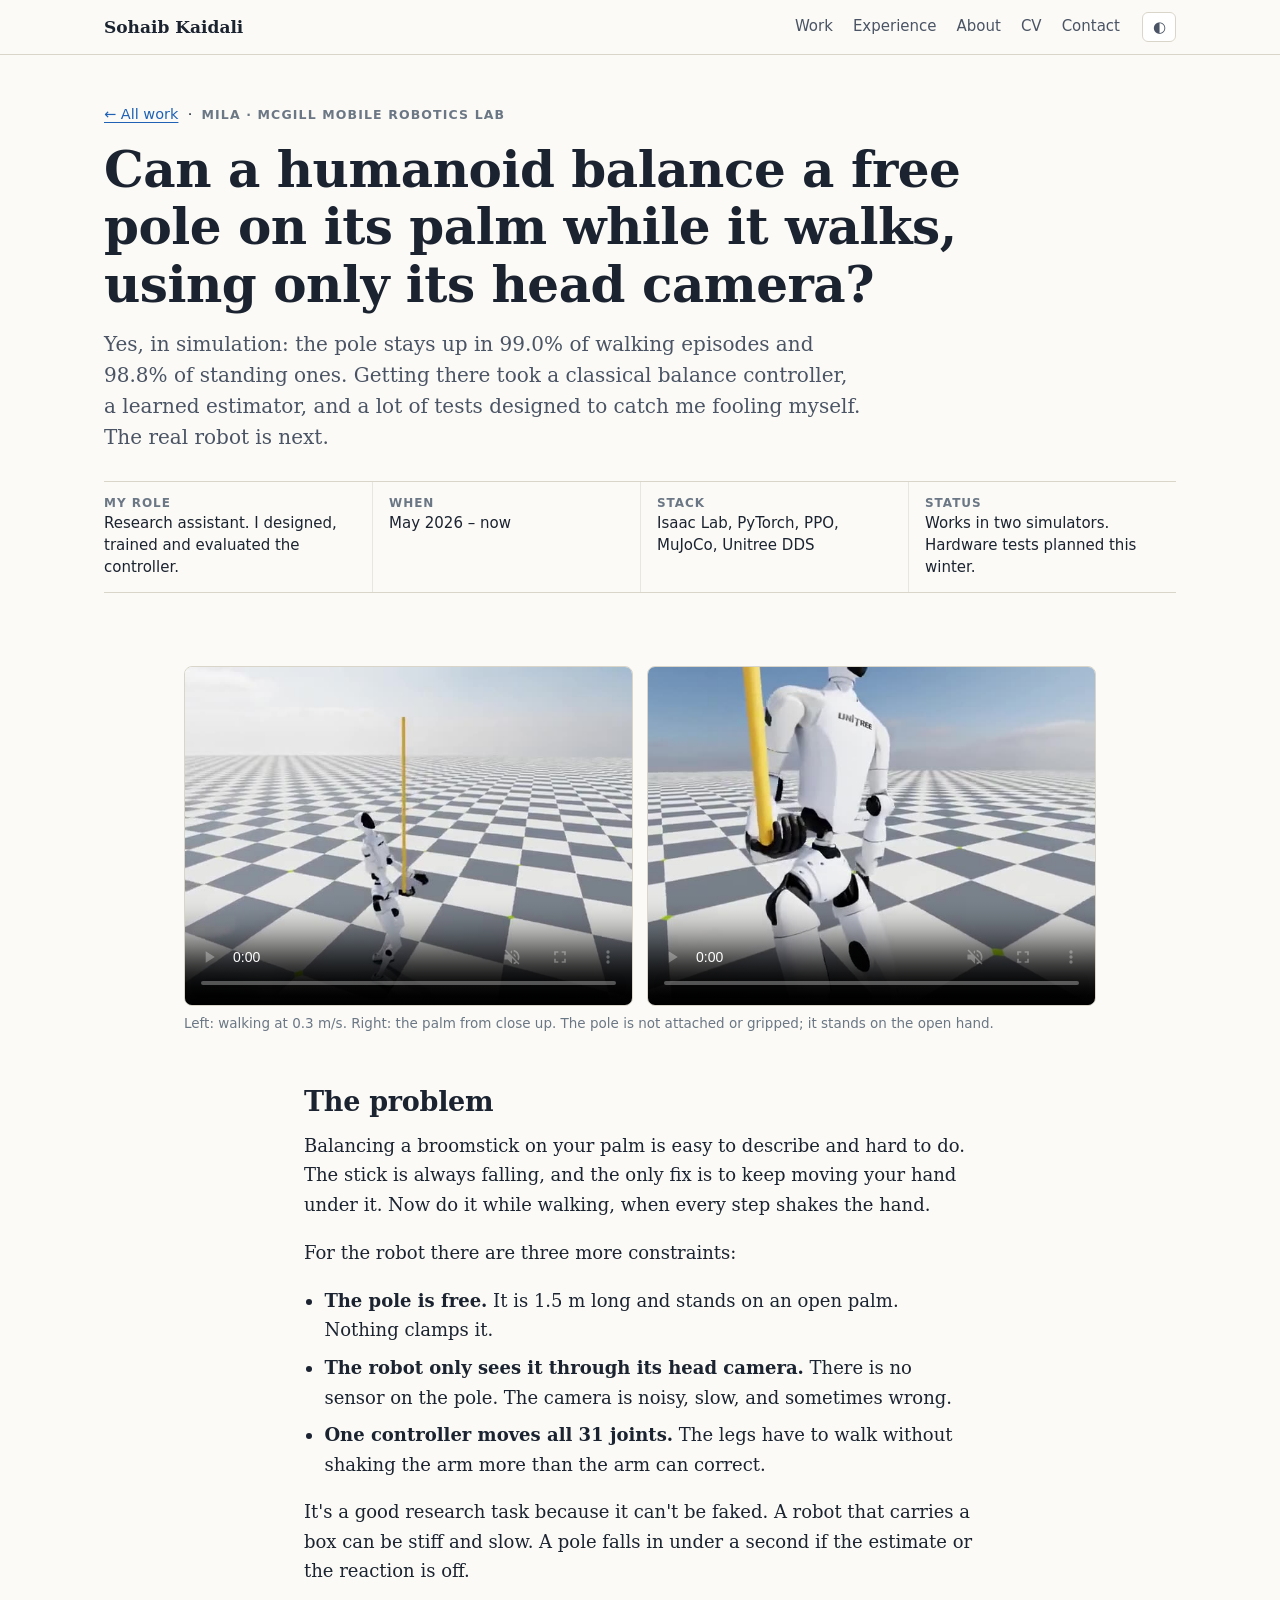
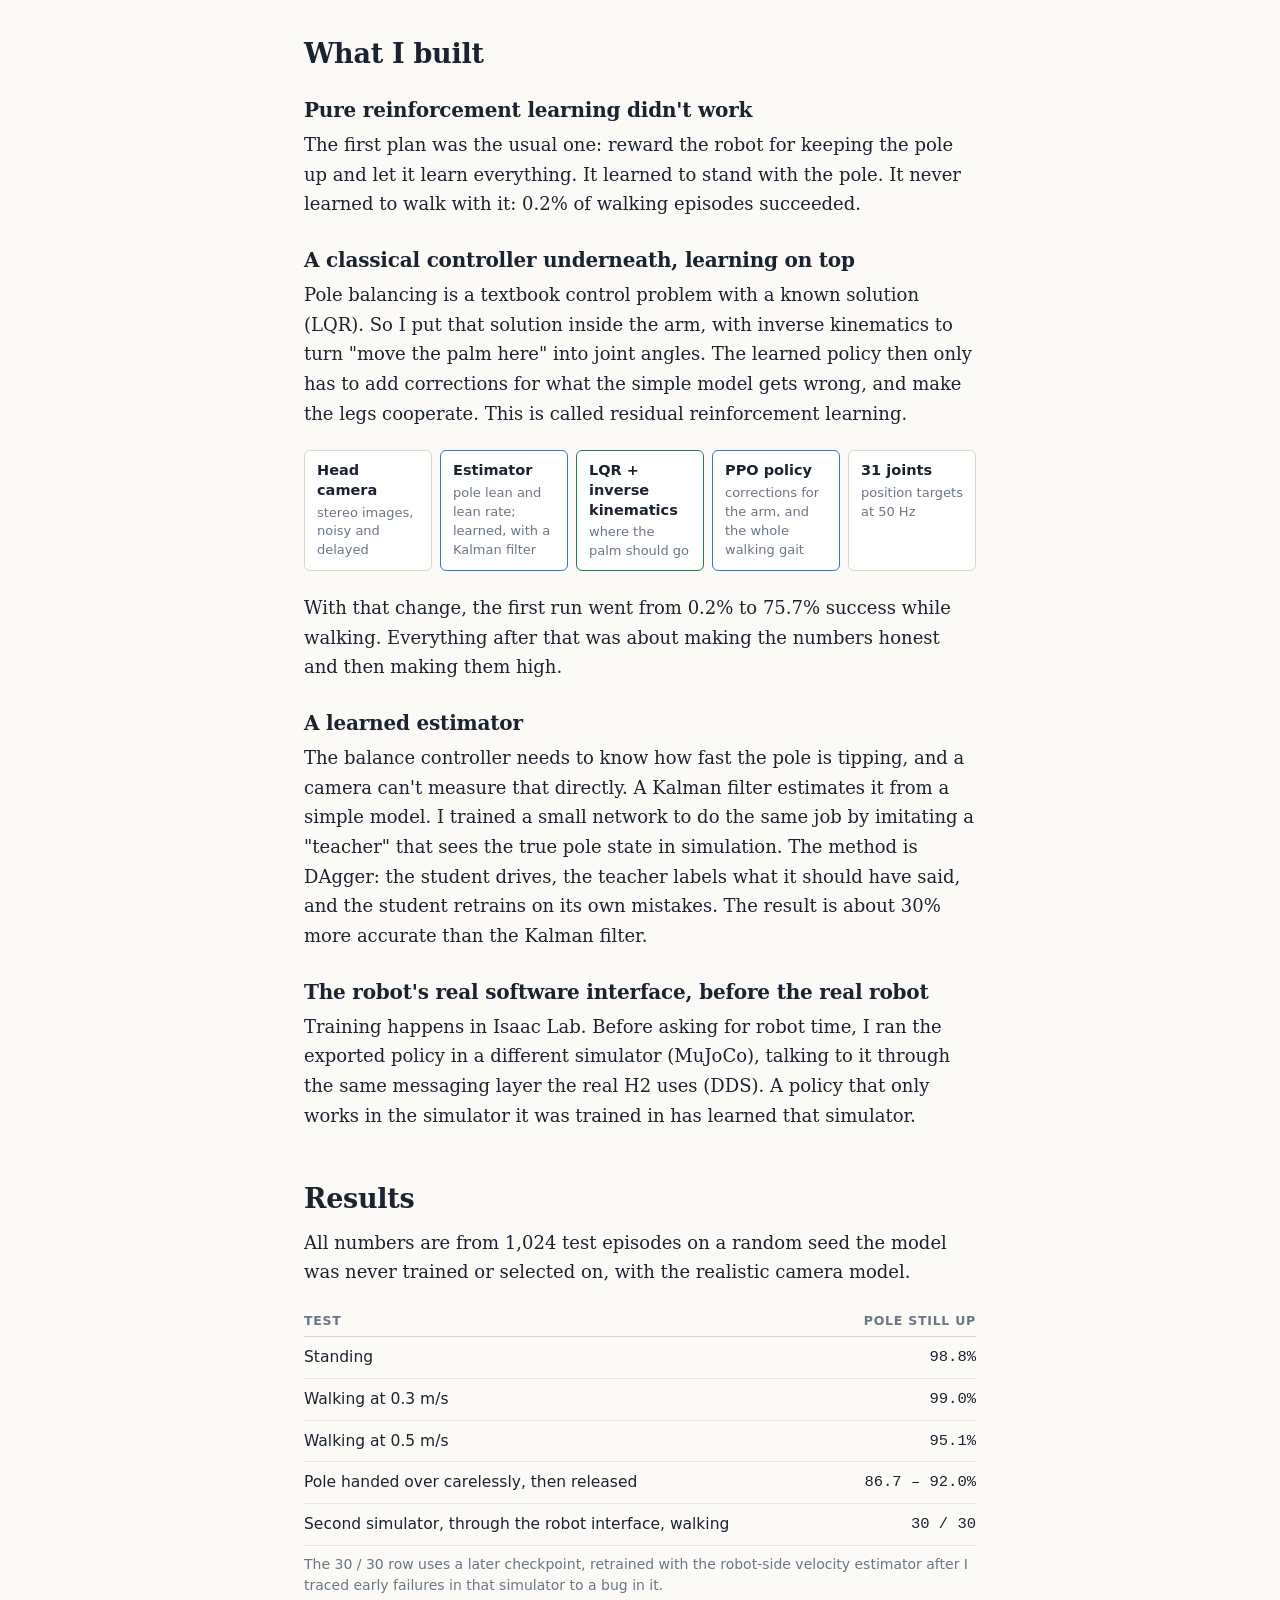
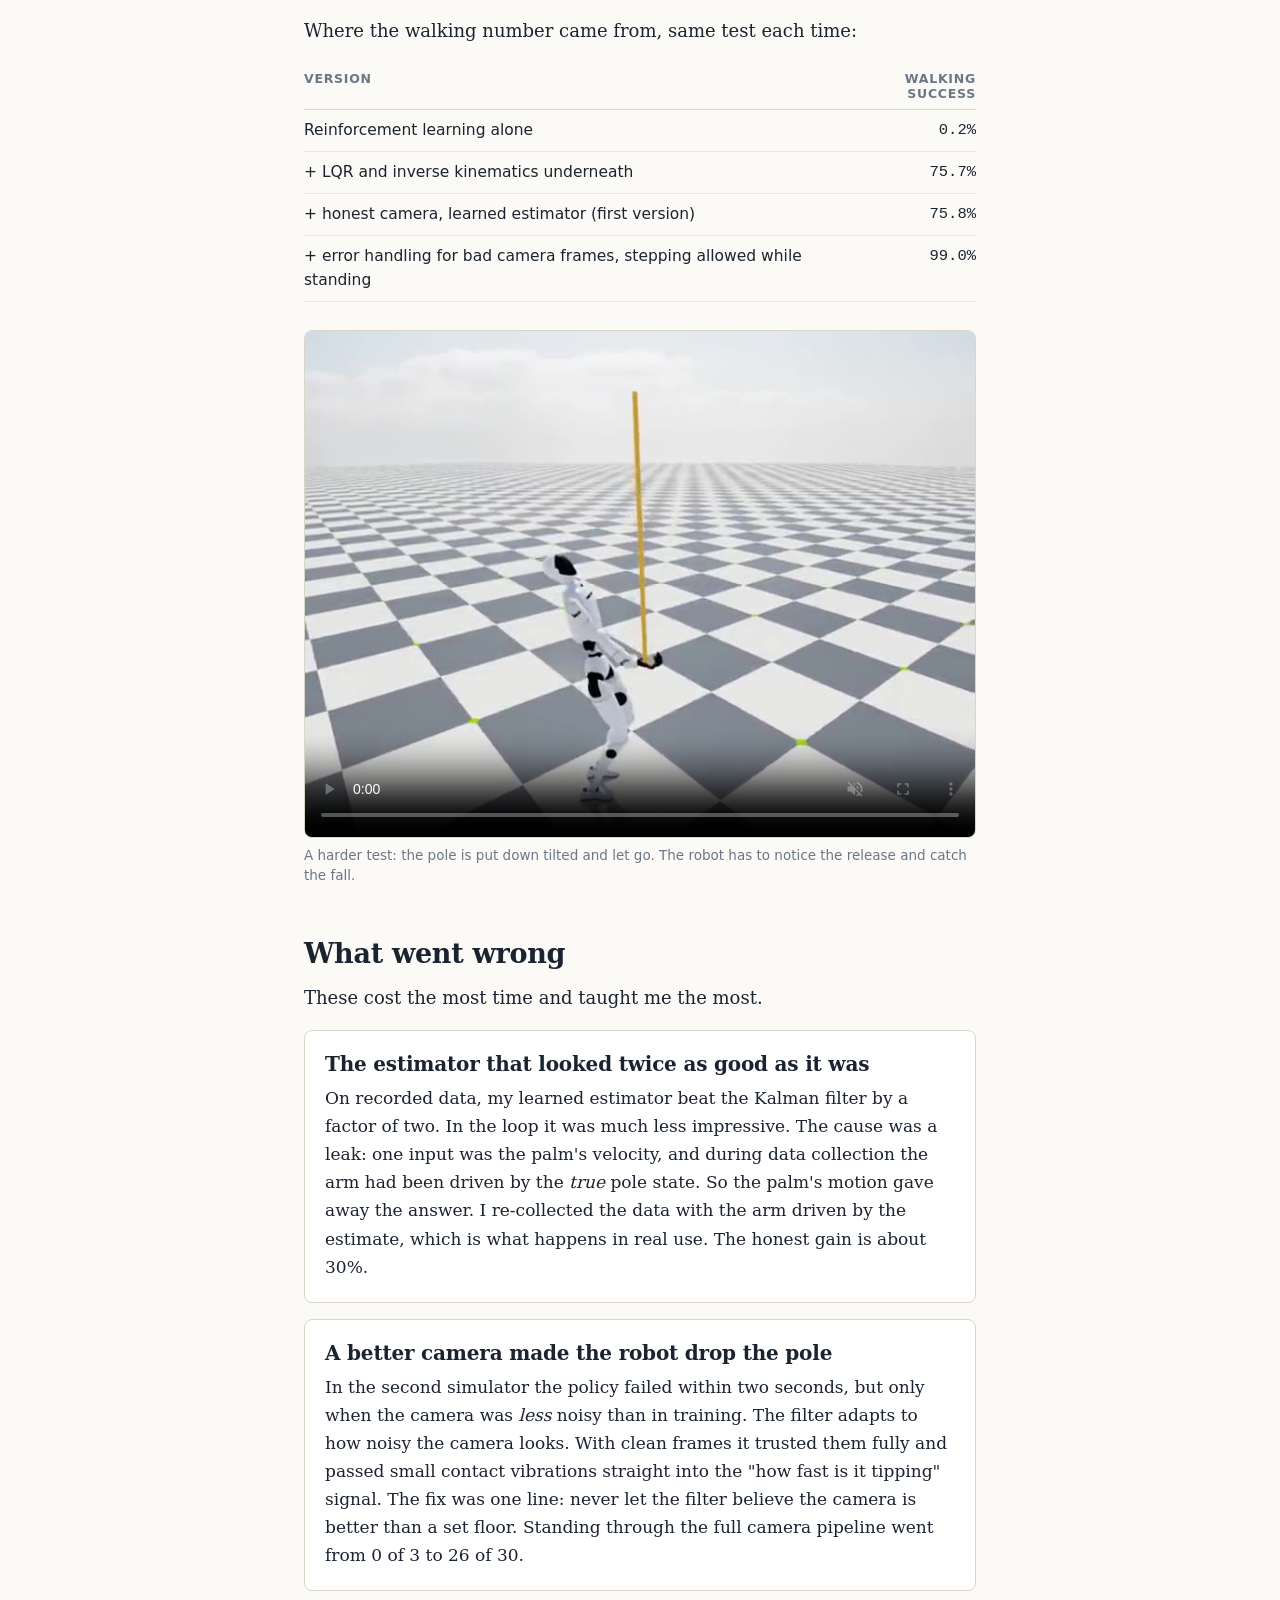
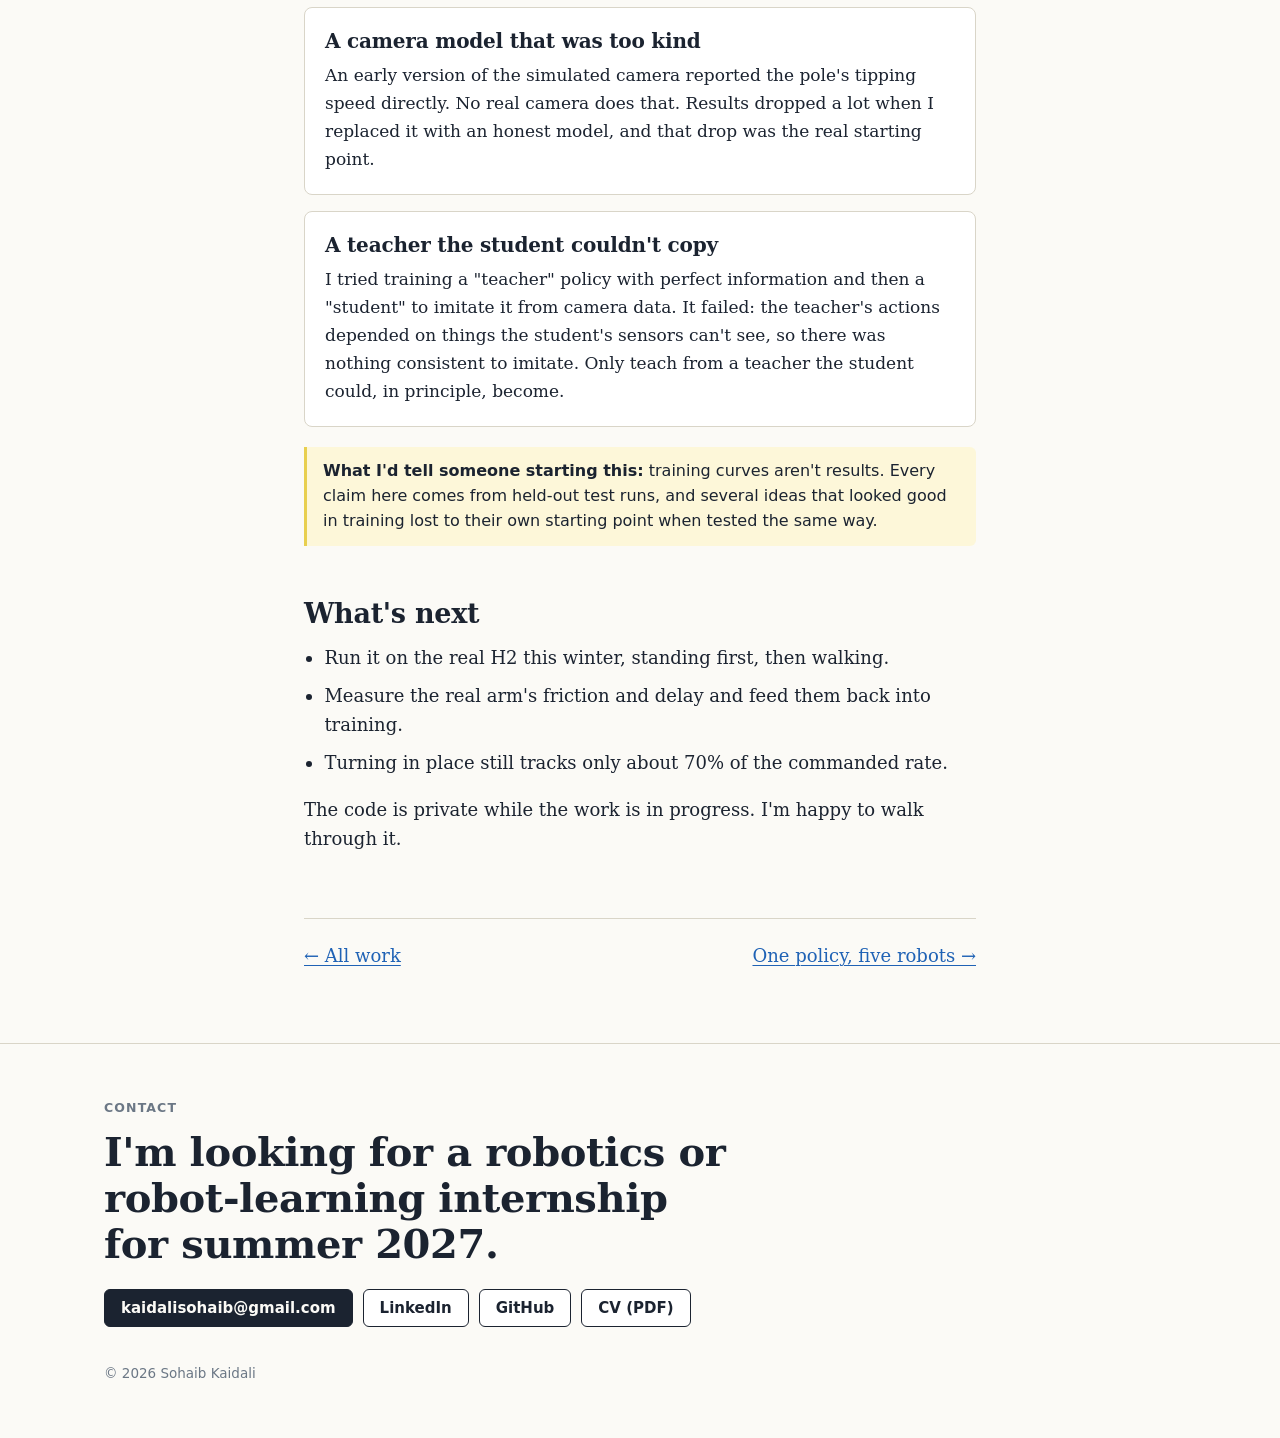
<file: work/h2-pole.html>
<!doctype html>
<html lang="en">
<head>
<meta charset="utf-8">
<meta name="viewport" content="width=device-width, initial-scale=1">
<title>Balancing a free pole on a walking humanoid — Sohaib Kaidali</title>
<meta name="description" content="A 31-joint whole-body controller for the Unitree H2: a classical balance controller in the arm with reinforcement learning on top. 99.0% success walking over 1,024 simulated test episodes.">
<meta name="author" content="Sohaib Kaidali">
<link rel="canonical" href="https://kaidalisohaib.github.io/work/h2-pole.html">
<meta property="og:type" content="website">
<meta property="og:title" content="Balancing a free pole on a walking humanoid — Sohaib Kaidali">
<meta property="og:description" content="A 31-joint whole-body controller for the Unitree H2: a classical balance controller in the arm with reinforcement learning on top. 99.0% success walking over 1,024 simulated test episodes.">
<meta property="og:url" content="https://kaidalisohaib.github.io/work/h2-pole.html">
<meta property="og:image" content="https://kaidalisohaib.github.io/assets/media/h2-walk-side.jpg">
<meta name="twitter:card" content="summary_large_image">
<meta name="theme-color" content="#fbfaf6">
<link rel="icon" href="/assets/favicon.svg" type="image/svg+xml">
<script>(function(){try{var t=localStorage.getItem('theme')||(matchMedia('(prefers-color-scheme: dark)').matches?'dark':'light');document.documentElement.dataset.theme=t}catch(e){}})()</script>
<link rel="stylesheet" href="/assets/css/site.css">
</head>
<body>
<a class="skip" href="#main">Skip to content</a>
<header class="top"><div class="wrap">
  <a class="me" href="/">Sohaib Kaidali</a>
  <nav aria-label="Main">
    <a href="/#work">Work</a>
    <a href="/#experience" class="opt">Experience</a>
    <a href="/#about" class="opt">About</a>
    <a href="/assets/documents/Sohaib_Kaidali_CV_2026.pdf">CV</a>
    <a href="mailto:kaidalisohaib@gmail.com">Contact</a>
  </nav>
  <button class="theme" type="button" aria-label="Switch between light and dark theme" title="Light / dark">◐</button>
</div></header>
<main id="main">
<div class="cs-head"><div class="wrap">
  <p class="crumb"><a href="/#work">← All work</a> &nbsp;·&nbsp; <span class="label">Mila · McGill Mobile Robotics Lab</span></p>
  <h1>Can a humanoid balance a free pole on its palm while it walks, using only its head camera?</h1>
  <p class="answer">Yes, in simulation: the pole stays up in 99.0% of walking episodes and 98.8% of standing ones. Getting there took a classical balance controller, a learned estimator, and a lot of tests designed to catch me fooling myself. The real robot is next.</p>
  <dl class="meta"><div><dt>My role</dt><dd>Research assistant. I designed, trained and evaluated the controller.</dd></div><div><dt>When</dt><dd>May 2026 – now</dd></div><div><dt>Stack</dt><dd>Isaac Lab, PyTorch, PPO, MuJoCo, Unitree DDS</dd></div><div><dt>Status</dt><dd>Works in two simulators. Hardware tests planned this winter.</dd></div></dl>
</div></div>
<article class="cs">

<figure class="wide"><div class="pair">
  <div class="frame"><video data-auto muted loop playsinline preload="none" poster="/assets/media/h2-walk-side.jpg" aria-label="Side view of the simulated H2 walking with a pole balanced on its palm"><source src="/assets/media/h2-walk-side.mp4" type="video/mp4"></video></div>
  <div class="frame"><video data-auto muted loop playsinline preload="none" poster="/assets/media/h2-hand.jpg" aria-label="Close-up of the robot hand moving under the base of the pole"><source src="/assets/media/h2-hand.mp4" type="video/mp4"></video></div>
</div><figcaption>Left: walking at 0.3 m/s. Right: the palm from close up. The pole is not attached or gripped; it stands on the open hand.</figcaption></figure>

<h2>The problem</h2>
<p>Balancing a broomstick on your palm is easy to describe and hard to do. The stick is always falling, and the only fix is to keep moving your hand under it. Now do it while walking, when every step shakes the hand.</p>
<p>For the robot there are three more constraints:</p>
<ul>
  <li><b>The pole is free.</b> It is 1.5 m long and stands on an open palm. Nothing clamps it.</li>
  <li><b>The robot only sees it through its head camera.</b> There is no sensor on the pole. The camera is noisy, slow, and sometimes wrong.</li>
  <li><b>One controller moves all 31 joints.</b> The legs have to walk without shaking the arm more than the arm can correct.</li>
</ul>
<p>It's a good research task because it can't be faked. A robot that carries a box can be stiff and slow. A pole falls in under a second if the estimate or the reaction is off.</p>

<h2>What I built</h2>
<h3>Pure reinforcement learning didn't work</h3>
<p>The first plan was the usual one: reward the robot for keeping the pole up and let it learn everything. It learned to stand with the pole. It never learned to walk with it: 0.2% of walking episodes succeeded.</p>
<h3>A classical controller underneath, learning on top</h3>
<p>Pole balancing is a textbook control problem with a known solution (LQR). So I put that solution inside the arm, with inverse kinematics to turn "move the palm here" into joint angles. The learned policy then only has to add corrections for what the simple model gets wrong, and make the legs cooperate. This is called residual reinforcement learning.</p>
<div class="flow">
  <div><b>Head camera</b><span>stereo images, noisy and delayed</span></div>
  <div class="rl"><b>Estimator</b><span>pole lean and lean rate; learned, with a Kalman filter</span></div>
  <div class="mb"><b>LQR + inverse kinematics</b><span>where the palm should go</span></div>
  <div class="rl"><b>PPO policy</b><span>corrections for the arm, and the whole walking gait</span></div>
  <div><b>31 joints</b><span>position targets at 50 Hz</span></div>
</div>
<p>With that change, the first run went from 0.2% to 75.7% success while walking. Everything after that was about making the numbers honest and then making them high.</p>
<h3>A learned estimator</h3>
<p>The balance controller needs to know how fast the pole is tipping, and a camera can't measure that directly. A Kalman filter estimates it from a simple model. I trained a small network to do the same job by imitating a "teacher" that sees the true pole state in simulation. The method is DAgger: the student drives, the teacher labels what it should have said, and the student retrains on its own mistakes. The result is about 30% more accurate than the Kalman filter.</p>
<h3>The robot's real software interface, before the real robot</h3>
<p>Training happens in Isaac Lab. Before asking for robot time, I ran the exported policy in a different simulator (MuJoCo), talking to it through the same messaging layer the real H2 uses (DDS). A policy that only works in the simulator it was trained in has learned that simulator.</p>

<h2>Results</h2>
<p>All numbers are from 1,024 test episodes on a random seed the model was never trained or selected on, with the realistic camera model.</p>
<table>
  <tr><th>Test</th><th class="num">Pole still up</th></tr>
  <tr><td>Standing</td><td class="num">98.8%</td></tr>
  <tr><td>Walking at 0.3 m/s</td><td class="num">99.0%</td></tr>
  <tr><td>Walking at 0.5 m/s</td><td class="num">95.1%</td></tr>
  <tr><td>Pole handed over carelessly, then released</td><td class="num">86.7 – 92.0%</td></tr>
  <tr><td>Second simulator, through the robot interface, walking</td><td class="num">30 / 30</td></tr>
</table>
<p class="fine" style="margin-bottom:1.4em">The 30 / 30 row uses a later checkpoint, retrained with the robot-side velocity estimator after I traced early failures in that simulator to a bug in it.</p>
<p>Where the walking number came from, same test each time:</p>
<table>
  <tr><th>Version</th><th class="num">Walking success</th></tr>
  <tr><td>Reinforcement learning alone</td><td class="num">0.2%</td></tr>
  <tr><td>+ LQR and inverse kinematics underneath</td><td class="num">75.7%</td></tr>
  <tr><td>+ honest camera, learned estimator (first version)</td><td class="num">75.8%</td></tr>
  <tr><td>+ error handling for bad camera frames, stepping allowed while standing</td><td class="num">99.0%</td></tr>
</table>
<figure><div class="frame"><video data-auto muted loop playsinline preload="none" poster="/assets/media/h2-handover.jpg" aria-label="The pole is placed on the robot palm with a tilt and released; the robot recovers it"><source src="/assets/media/h2-handover.mp4" type="video/mp4"></video></div><figcaption>A harder test: the pole is put down tilted and let go. The robot has to notice the release and catch the fall.</figcaption></figure>

<h2>What went wrong</h2>
<p>These cost the most time and taught me the most.</p>
<div class="fail">
  <h3>The estimator that looked twice as good as it was</h3>
  <p>On recorded data, my learned estimator beat the Kalman filter by a factor of two. In the loop it was much less impressive. The cause was a leak: one input was the palm's velocity, and during data collection the arm had been driven by the <em>true</em> pole state. So the palm's motion gave away the answer. I re-collected the data with the arm driven by the estimate, which is what happens in real use. The honest gain is about 30%.</p>
</div>
<div class="fail">
  <h3>A better camera made the robot drop the pole</h3>
  <p>In the second simulator the policy failed within two seconds, but only when the camera was <em>less</em> noisy than in training. The filter adapts to how noisy the camera looks. With clean frames it trusted them fully and passed small contact vibrations straight into the "how fast is it tipping" signal. The fix was one line: never let the filter believe the camera is better than a set floor. Standing through the full camera pipeline went from 0 of 3 to 26 of 30.</p>
</div>
<div class="fail">
  <h3>A camera model that was too kind</h3>
  <p>An early version of the simulated camera reported the pole's tipping speed directly. No real camera does that. Results dropped a lot when I replaced it with an honest model, and that drop was the real starting point.</p>
</div>
<div class="fail">
  <h3>A teacher the student couldn't copy</h3>
  <p>I tried training a "teacher" policy with perfect information and then a "student" to imitate it from camera data. It failed: the teacher's actions depended on things the student's sensors can't see, so there was nothing consistent to imitate. Only teach from a teacher the student could, in principle, become.</p>
</div>
<div class="note"><p><b>What I'd tell someone starting this:</b> training curves aren't results. Every claim here comes from held-out test runs, and several ideas that looked good in training lost to their own starting point when tested the same way.</p></div>

<h2>What's next</h2>
<ul>
  <li>Run it on the real H2 this winter, standing first, then walking.</li>
  <li>Measure the real arm's friction and delay and feed them back into training.</li>
  <li>Turning in place still tracks only about 70% of the commanded rate.</li>
</ul>
<p>The code is private while the work is in progress. I'm happy to walk through it.</p>
<p class="next"><a href="/#work">← All work</a><a href="/work/one-policy-five-robots.html">One policy, five robots →</a></p>
</article>
</main>
<footer class="contact" id="contact"><div class="wrap">
  <p class="label">Contact</p>
  <h2>I'm looking for a robotics or robot-learning internship for summer 2027.</h2>
  <div class="cta">
    <a class="btn primary" href="mailto:kaidalisohaib@gmail.com">kaidalisohaib@gmail.com</a>
    <a class="btn" href="https://www.linkedin.com/in/sohaib-kaidali">LinkedIn</a>
    <a class="btn" href="https://github.com/kaidalisohaib">GitHub</a>
    <a class="btn" href="/assets/documents/Sohaib_Kaidali_CV_2026.pdf">CV (PDF)</a>
  </div>
  <p class="fine"><span>© 2026 Sohaib Kaidali</span></p>
</div></footer>
<script src="/assets/js/site.js" defer></script>
</body>
</html>
</file>
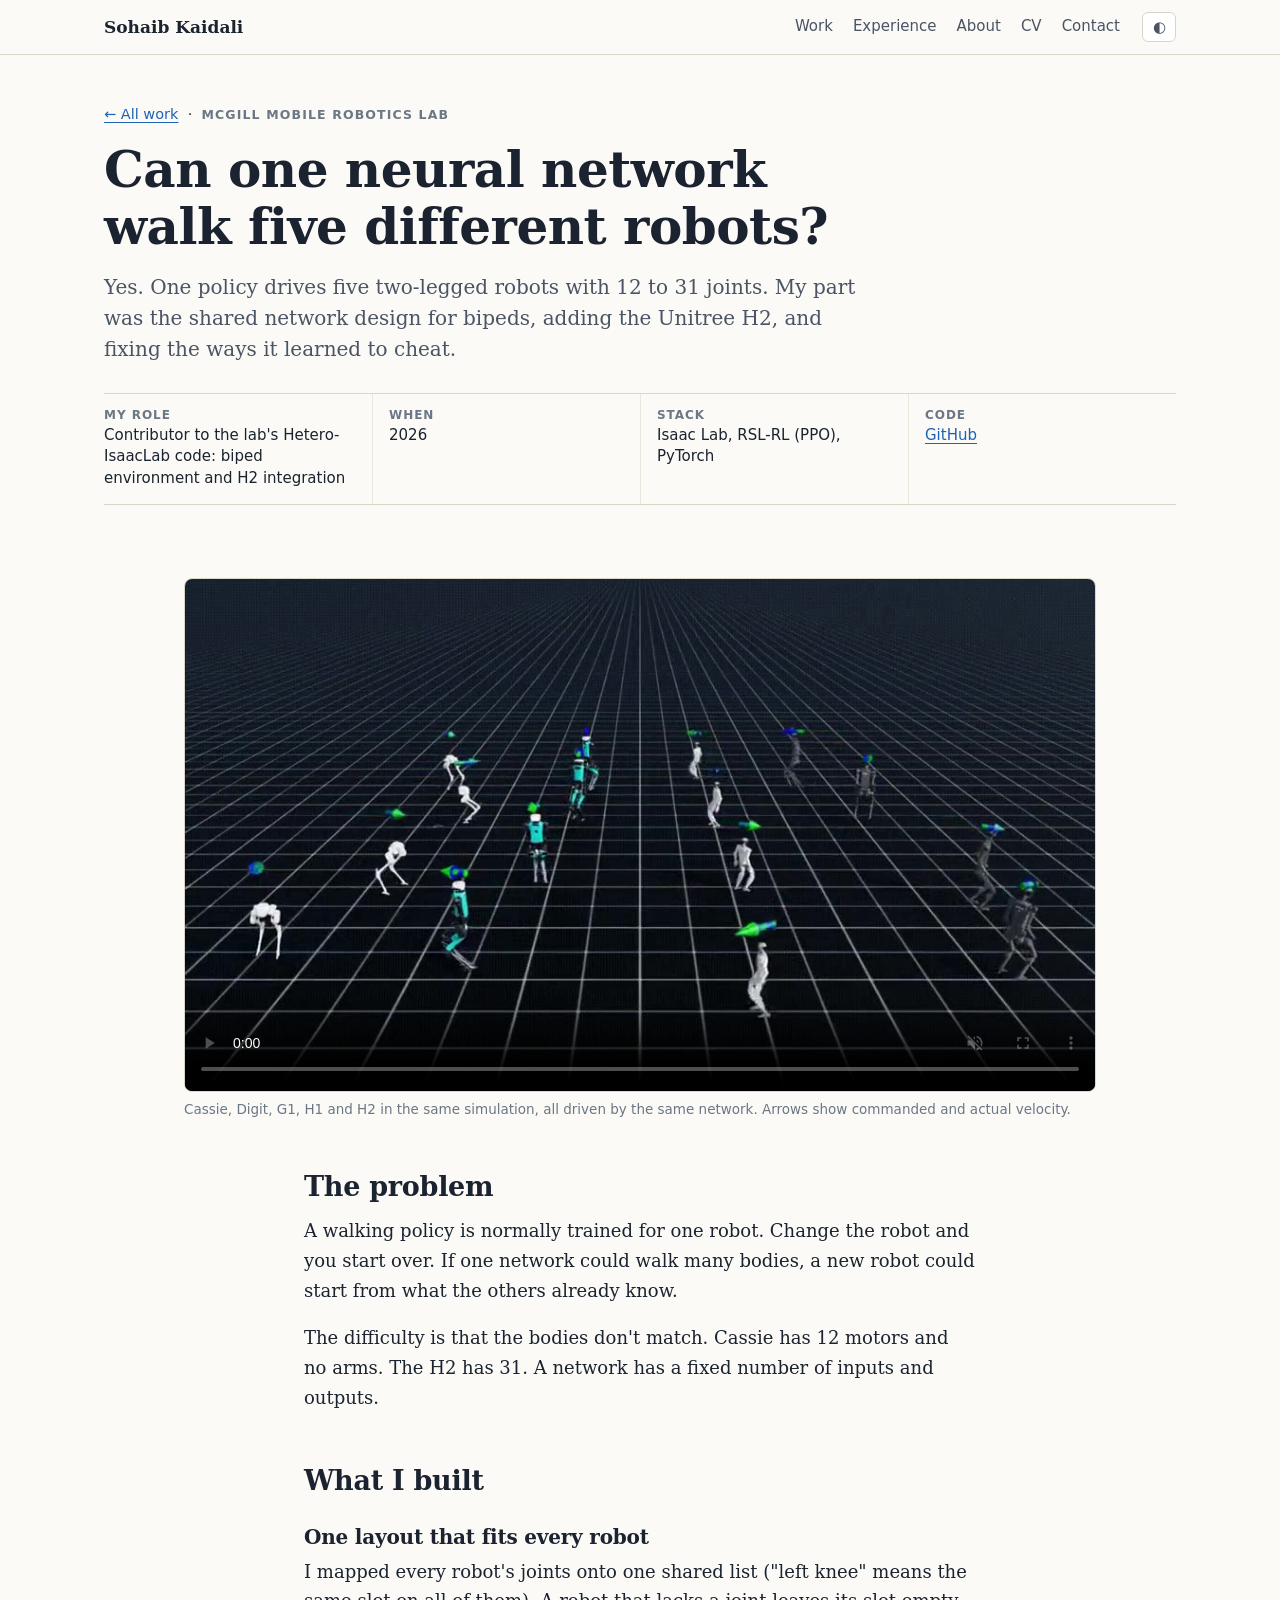
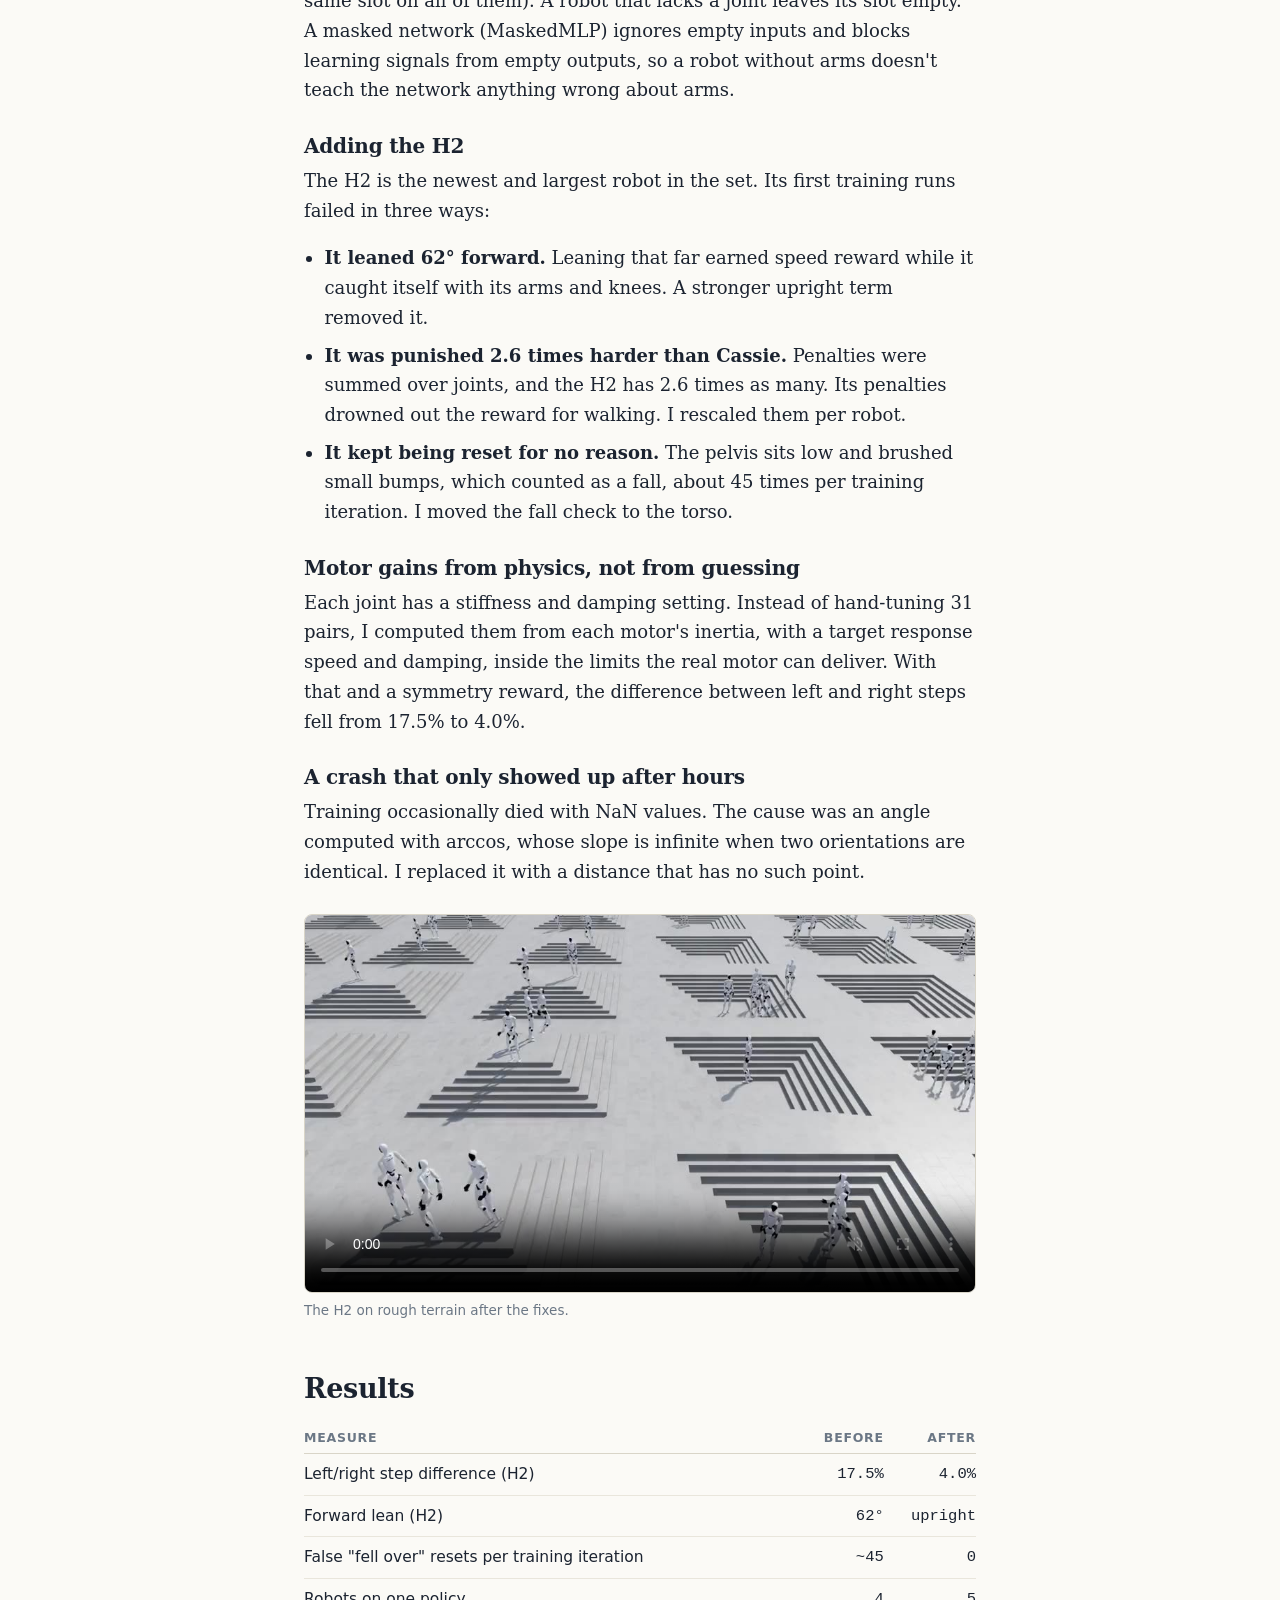
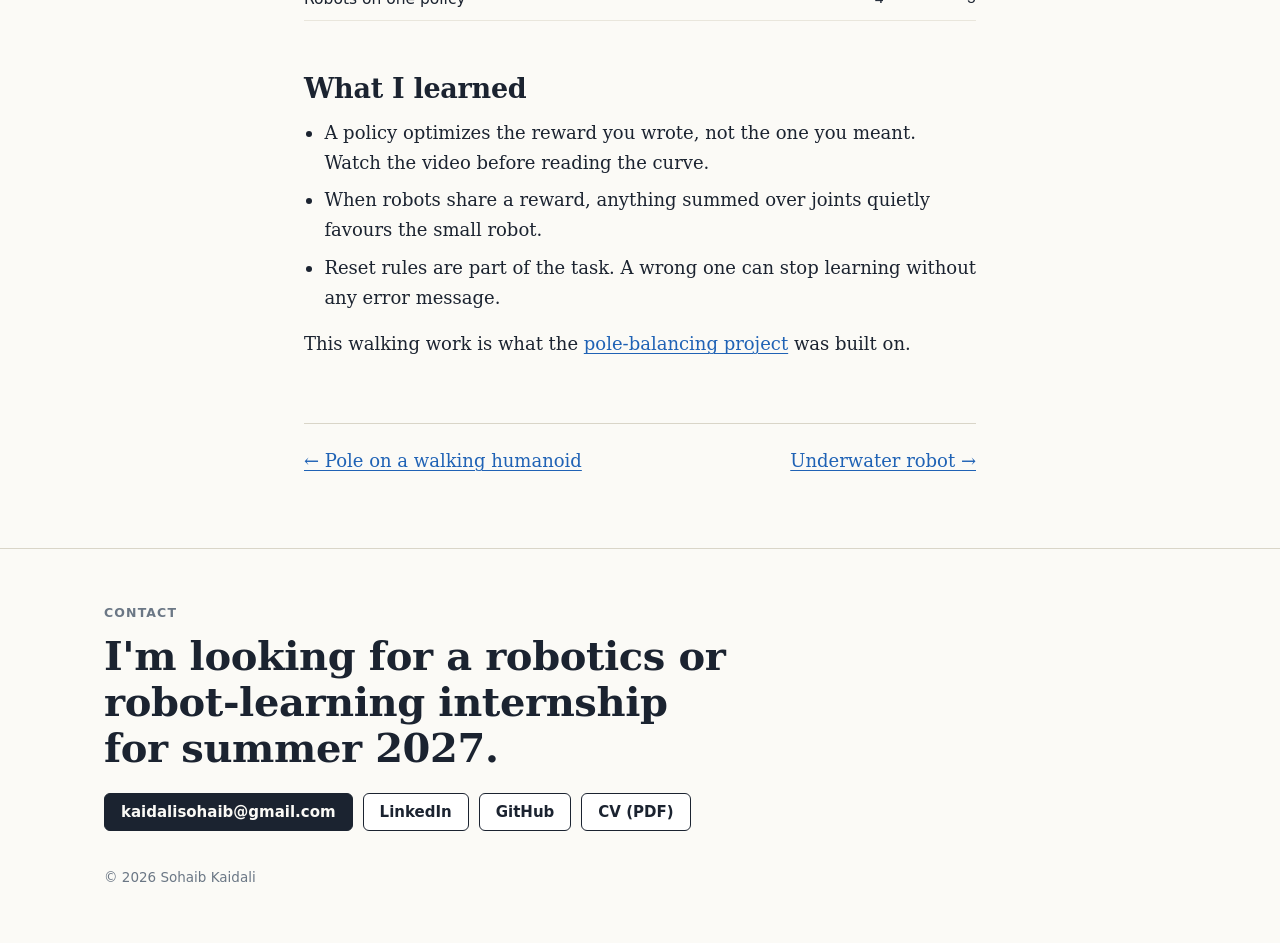
<file: work/one-policy-five-robots.html>
<!doctype html>
<html lang="en">
<head>
<meta charset="utf-8">
<meta name="viewport" content="width=device-width, initial-scale=1">
<title>One walking policy for five robots — Sohaib Kaidali</title>
<meta name="description" content="One PPO policy that walks Cassie, Digit, Unitree G1, H1 and H2. Adding a 31-joint humanoid, deriving motor gains from physics, and removing the exploits the policy found.">
<meta name="author" content="Sohaib Kaidali">
<link rel="canonical" href="https://kaidalisohaib.github.io/work/one-policy-five-robots.html">
<meta property="og:type" content="website">
<meta property="og:title" content="One walking policy for five robots — Sohaib Kaidali">
<meta property="og:description" content="One PPO policy that walks Cassie, Digit, Unitree G1, H1 and H2. Adding a 31-joint humanoid, deriving motor gains from physics, and removing the exploits the policy found.">
<meta property="og:url" content="https://kaidalisohaib.github.io/work/one-policy-five-robots.html">
<meta property="og:image" content="https://kaidalisohaib.github.io/assets/media/hetero-five-bipeds.jpg">
<meta name="twitter:card" content="summary_large_image">
<meta name="theme-color" content="#fbfaf6">
<link rel="icon" href="/assets/favicon.svg" type="image/svg+xml">
<script>(function(){try{var t=localStorage.getItem('theme')||(matchMedia('(prefers-color-scheme: dark)').matches?'dark':'light');document.documentElement.dataset.theme=t}catch(e){}})()</script>
<link rel="stylesheet" href="/assets/css/site.css">
</head>
<body>
<a class="skip" href="#main">Skip to content</a>
<header class="top"><div class="wrap">
  <a class="me" href="/">Sohaib Kaidali</a>
  <nav aria-label="Main">
    <a href="/#work">Work</a>
    <a href="/#experience" class="opt">Experience</a>
    <a href="/#about" class="opt">About</a>
    <a href="/assets/documents/Sohaib_Kaidali_CV_2026.pdf">CV</a>
    <a href="mailto:kaidalisohaib@gmail.com">Contact</a>
  </nav>
  <button class="theme" type="button" aria-label="Switch between light and dark theme" title="Light / dark">◐</button>
</div></header>
<main id="main">
<div class="cs-head"><div class="wrap">
  <p class="crumb"><a href="/#work">← All work</a> &nbsp;·&nbsp; <span class="label">McGill Mobile Robotics Lab</span></p>
  <h1>Can one neural network walk five different robots?</h1>
  <p class="answer">Yes. One policy drives five two-legged robots with 12 to 31 joints. My part was the shared network design for bipeds, adding the Unitree H2, and fixing the ways it learned to cheat.</p>
  <dl class="meta"><div><dt>My role</dt><dd>Contributor to the lab's Hetero-IsaacLab code: biped environment and H2 integration</dd></div><div><dt>When</dt><dd>2026</dd></div><div><dt>Stack</dt><dd>Isaac Lab, RSL-RL (PPO), PyTorch</dd></div><div><dt>Code</dt><dd><a href="https://github.com/kaidalisohaib/Hetero-IsaacLab">GitHub</a></dd></div></dl>
</div></div>
<article class="cs">

<figure class="wide"><div class="frame"><video data-auto muted loop playsinline preload="none" poster="/assets/media/hetero-five-bipeds.jpg" aria-label="Five different two-legged robots walking in simulation under one policy"><source src="/assets/media/hetero-five-bipeds.mp4" type="video/mp4"></video></div><figcaption>Cassie, Digit, G1, H1 and H2 in the same simulation, all driven by the same network. Arrows show commanded and actual velocity.</figcaption></figure>

<h2>The problem</h2>
<p>A walking policy is normally trained for one robot. Change the robot and you start over. If one network could walk many bodies, a new robot could start from what the others already know.</p>
<p>The difficulty is that the bodies don't match. Cassie has 12 motors and no arms. The H2 has 31. A network has a fixed number of inputs and outputs.</p>

<h2>What I built</h2>
<h3>One layout that fits every robot</h3>
<p>I mapped every robot's joints onto one shared list ("left knee" means the same slot on all of them). A robot that lacks a joint leaves its slot empty. A masked network (MaskedMLP) ignores empty inputs and blocks learning signals from empty outputs, so a robot without arms doesn't teach the network anything wrong about arms.</p>
<h3>Adding the H2</h3>
<p>The H2 is the newest and largest robot in the set. Its first training runs failed in three ways:</p>
<ul>
  <li><b>It leaned 62° forward.</b> Leaning that far earned speed reward while it caught itself with its arms and knees. A stronger upright term removed it.</li>
  <li><b>It was punished 2.6 times harder than Cassie.</b> Penalties were summed over joints, and the H2 has 2.6 times as many. Its penalties drowned out the reward for walking. I rescaled them per robot.</li>
  <li><b>It kept being reset for no reason.</b> The pelvis sits low and brushed small bumps, which counted as a fall, about 45 times per training iteration. I moved the fall check to the torso.</li>
</ul>
<h3>Motor gains from physics, not from guessing</h3>
<p>Each joint has a stiffness and damping setting. Instead of hand-tuning 31 pairs, I computed them from each motor's inertia, with a target response speed and damping, inside the limits the real motor can deliver. With that and a symmetry reward, the difference between left and right steps fell from 17.5% to 4.0%.</p>
<h3>A crash that only showed up after hours</h3>
<p>Training occasionally died with NaN values. The cause was an angle computed with arccos, whose slope is infinite when two orientations are identical. I replaced it with a distance that has no such point.</p>
<figure><div class="frame"><video data-auto muted loop playsinline preload="none" poster="/assets/media/hetero-h2-stairs.jpg" aria-label="Many H2 humanoids walking over stair-like terrain in simulation"><source src="/assets/media/hetero-h2-stairs.mp4" type="video/mp4"></video></div><figcaption>The H2 on rough terrain after the fixes.</figcaption></figure>

<h2>Results</h2>
<table>
  <tr><th>Measure</th><th class="num">Before</th><th class="num">After</th></tr>
  <tr><td>Left/right step difference (H2)</td><td class="num">17.5%</td><td class="num">4.0%</td></tr>
  <tr><td>Forward lean (H2)</td><td class="num">62°</td><td class="num">upright</td></tr>
  <tr><td>False "fell over" resets per training iteration</td><td class="num">~45</td><td class="num">0</td></tr>
  <tr><td>Robots on one policy</td><td class="num">4</td><td class="num">5</td></tr>
</table>

<h2>What I learned</h2>
<ul>
  <li>A policy optimizes the reward you wrote, not the one you meant. Watch the video before reading the curve.</li>
  <li>When robots share a reward, anything summed over joints quietly favours the small robot.</li>
  <li>Reset rules are part of the task. A wrong one can stop learning without any error message.</li>
</ul>
<p>This walking work is what the <a href="/work/h2-pole.html">pole-balancing project</a> was built on.</p>
<p class="next"><a href="/work/h2-pole.html">← Pole on a walking humanoid</a><a href="/work/underwater-robot.html">Underwater robot →</a></p>
</article>
</main>
<footer class="contact" id="contact"><div class="wrap">
  <p class="label">Contact</p>
  <h2>I'm looking for a robotics or robot-learning internship for summer 2027.</h2>
  <div class="cta">
    <a class="btn primary" href="mailto:kaidalisohaib@gmail.com">kaidalisohaib@gmail.com</a>
    <a class="btn" href="https://www.linkedin.com/in/sohaib-kaidali">LinkedIn</a>
    <a class="btn" href="https://github.com/kaidalisohaib">GitHub</a>
    <a class="btn" href="/assets/documents/Sohaib_Kaidali_CV_2026.pdf">CV (PDF)</a>
  </div>
  <p class="fine"><span>© 2026 Sohaib Kaidali</span></p>
</div></footer>
<script src="/assets/js/site.js" defer></script>
</body>
</html>
</file>
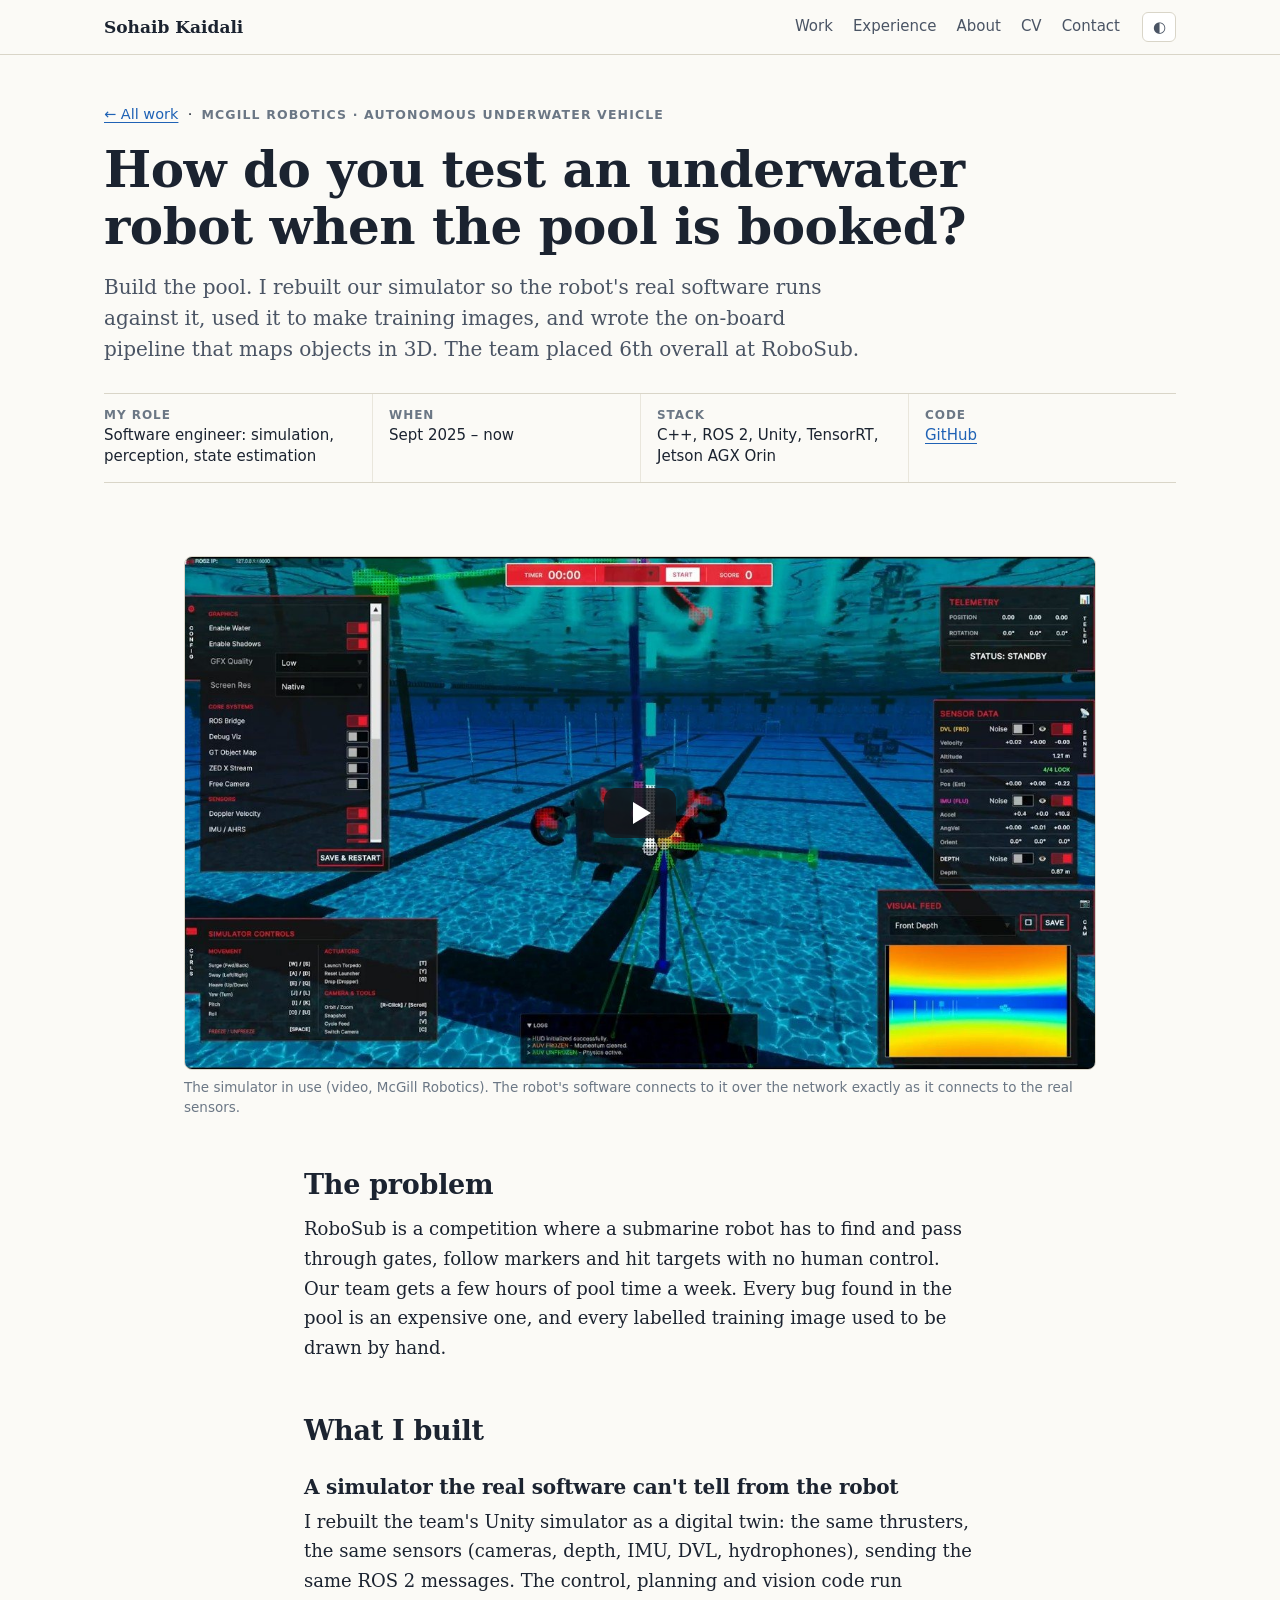
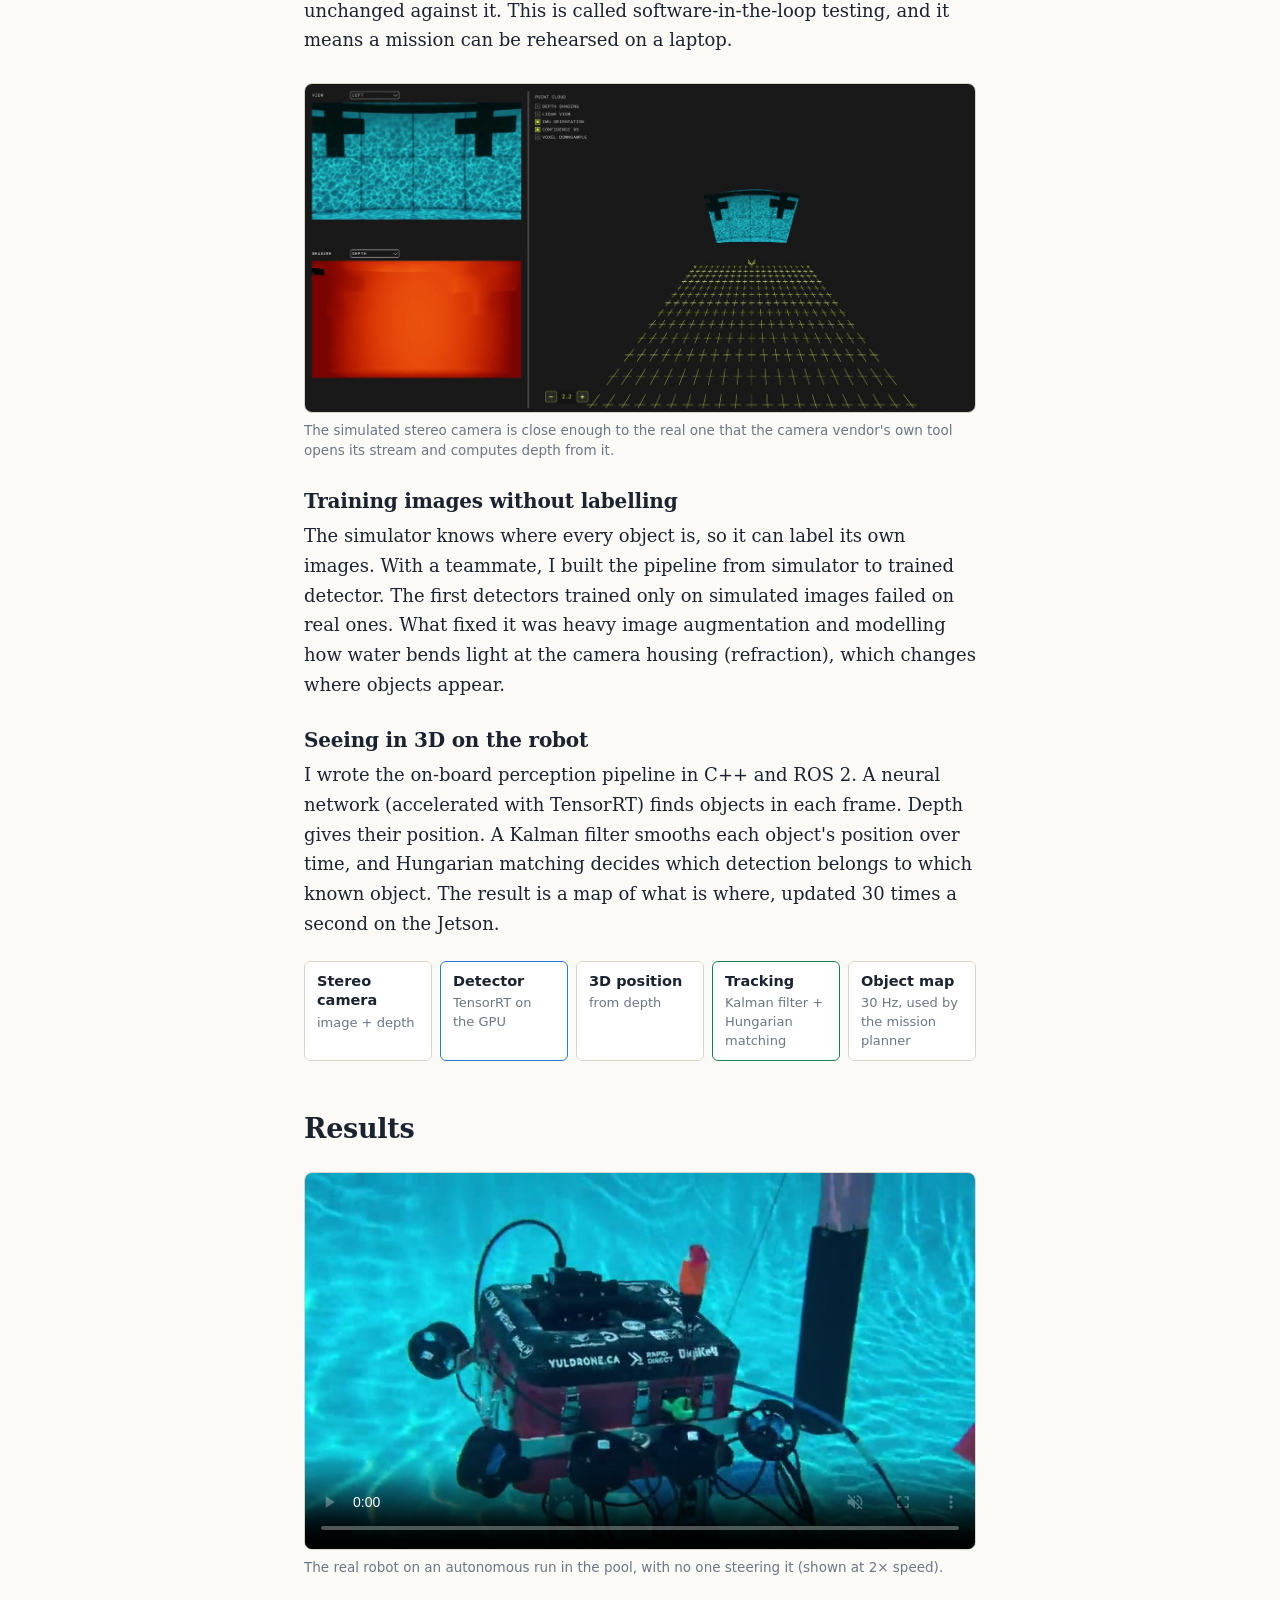
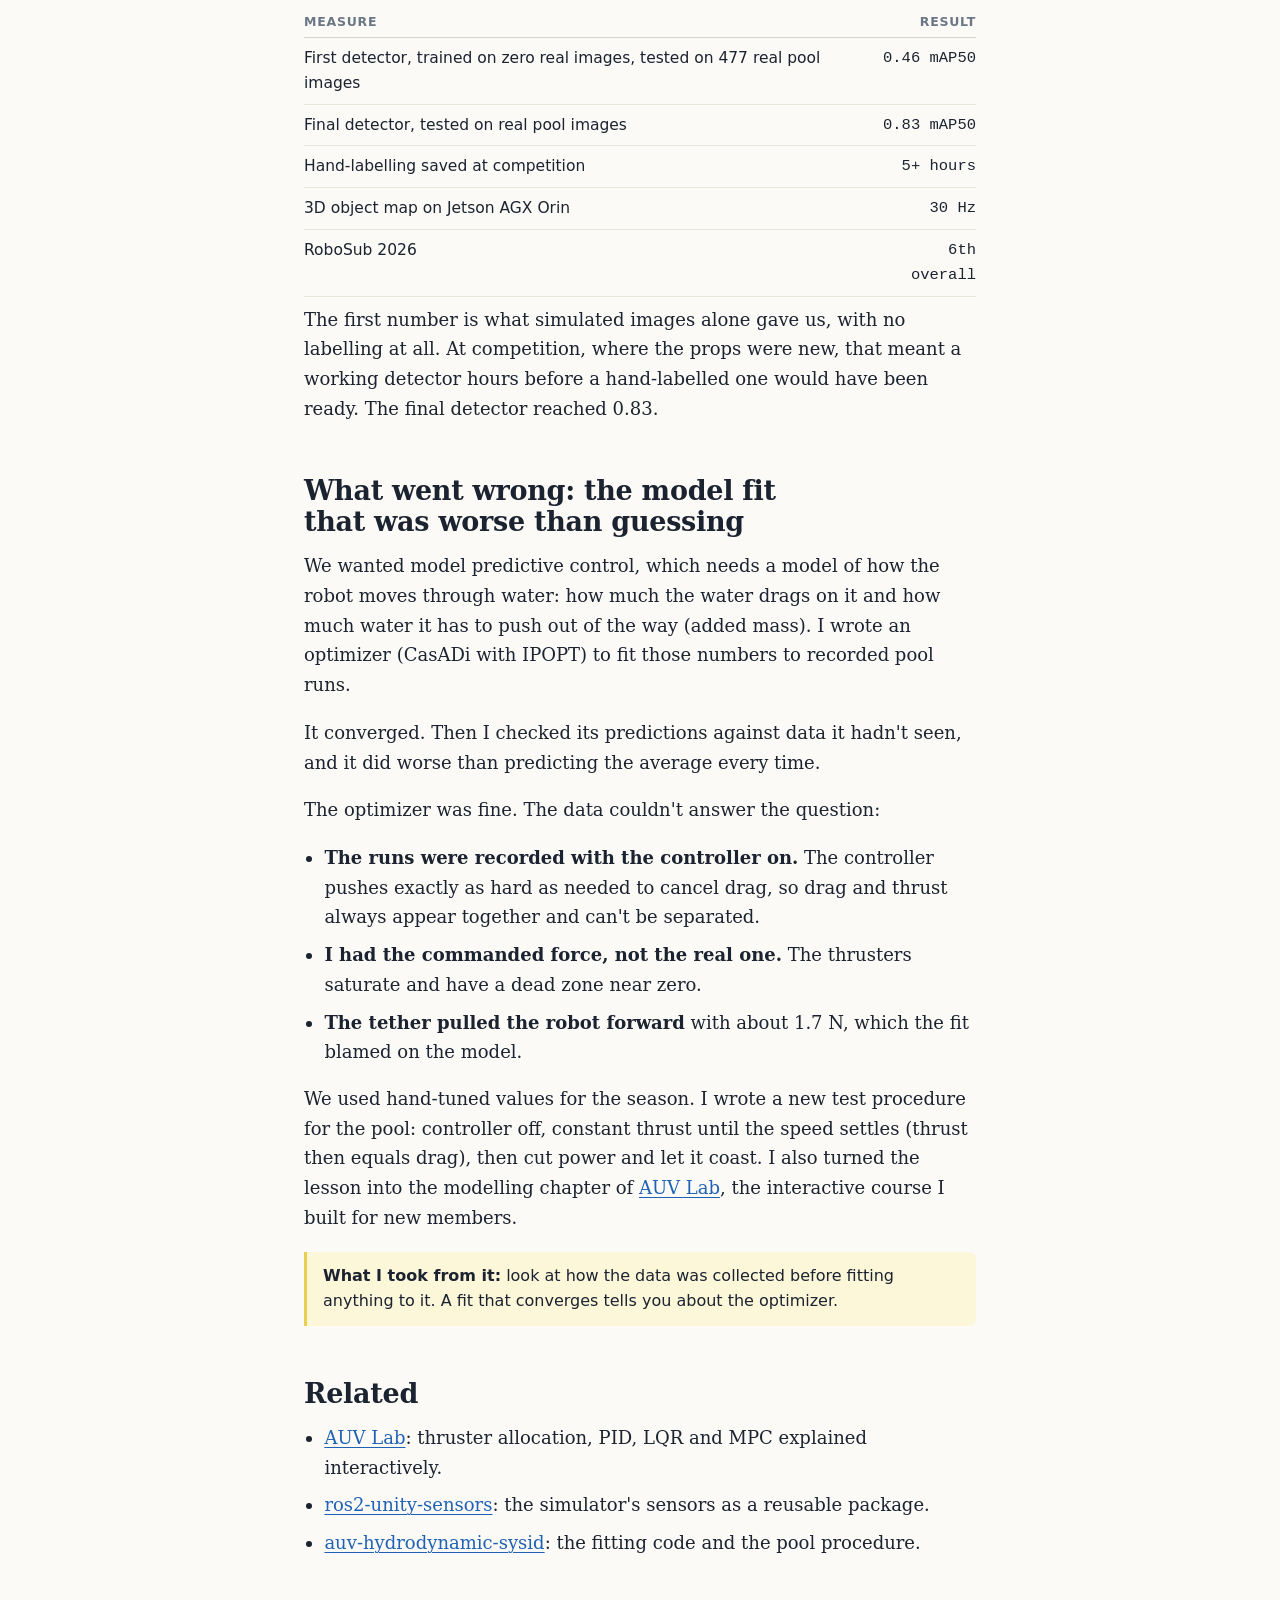
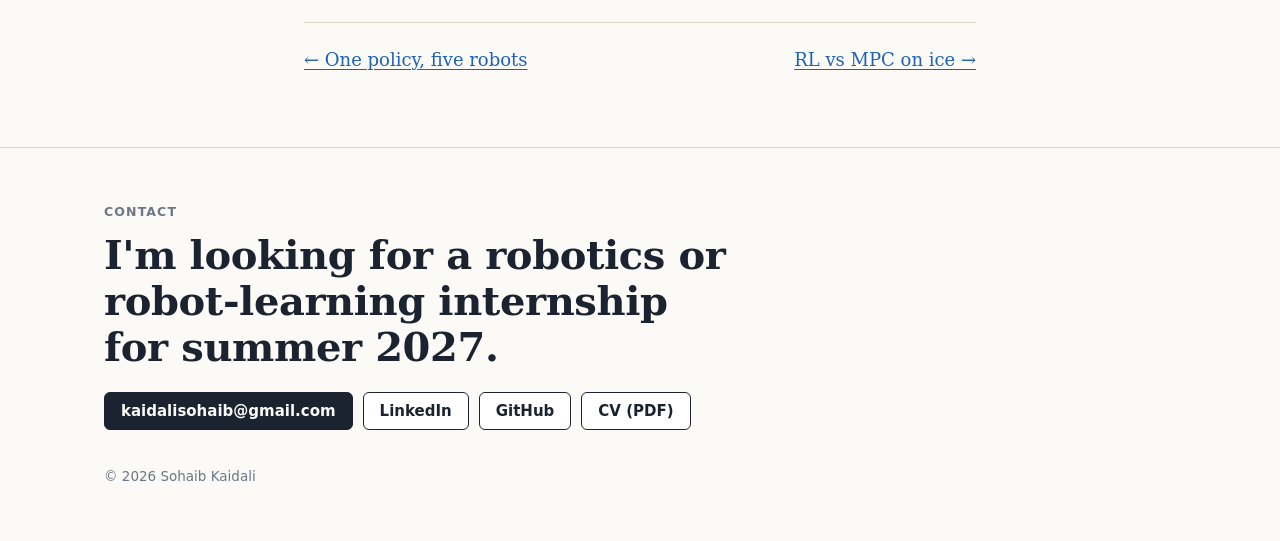
<file: work/underwater-robot.html>
<!doctype html>
<html lang="en">
<head>
<meta charset="utf-8">
<meta name="viewport" content="width=device-width, initial-scale=1">
<title>Simulation and perception for an underwater robot — Sohaib Kaidali</title>
<meta name="description" content="A Unity digital twin, a synthetic-data pipeline and a 30 Hz C++ perception stack for McGill Robotics' autonomous underwater vehicle. 6th overall at RoboSub.">
<meta name="author" content="Sohaib Kaidali">
<link rel="canonical" href="https://kaidalisohaib.github.io/work/underwater-robot.html">
<meta property="og:type" content="website">
<meta property="og:title" content="Simulation and perception for an underwater robot — Sohaib Kaidali">
<meta property="og:description" content="A Unity digital twin, a synthetic-data pipeline and a 30 Hz C++ perception stack for McGill Robotics' autonomous underwater vehicle. 6th overall at RoboSub.">
<meta property="og:url" content="https://kaidalisohaib.github.io/work/underwater-robot.html">
<meta property="og:image" content="https://kaidalisohaib.github.io/assets/media/auv-pool.jpg">
<meta name="twitter:card" content="summary_large_image">
<meta name="theme-color" content="#fbfaf6">
<link rel="icon" href="/assets/favicon.svg" type="image/svg+xml">
<script>(function(){try{var t=localStorage.getItem('theme')||(matchMedia('(prefers-color-scheme: dark)').matches?'dark':'light');document.documentElement.dataset.theme=t}catch(e){}})()</script>
<link rel="stylesheet" href="/assets/css/site.css">
</head>
<body>
<a class="skip" href="#main">Skip to content</a>
<header class="top"><div class="wrap">
  <a class="me" href="/">Sohaib Kaidali</a>
  <nav aria-label="Main">
    <a href="/#work">Work</a>
    <a href="/#experience" class="opt">Experience</a>
    <a href="/#about" class="opt">About</a>
    <a href="/assets/documents/Sohaib_Kaidali_CV_2026.pdf">CV</a>
    <a href="mailto:kaidalisohaib@gmail.com">Contact</a>
  </nav>
  <button class="theme" type="button" aria-label="Switch between light and dark theme" title="Light / dark">◐</button>
</div></header>
<main id="main">
<div class="cs-head"><div class="wrap">
  <p class="crumb"><a href="/#work">← All work</a> &nbsp;·&nbsp; <span class="label">McGill Robotics · autonomous underwater vehicle</span></p>
  <h1>How do you test an underwater robot when the pool is booked?</h1>
  <p class="answer">Build the pool. I rebuilt our simulator so the robot's real software runs against it, used it to make training images, and wrote the on-board pipeline that maps objects in 3D. The team placed 6th overall at RoboSub.</p>
  <dl class="meta"><div><dt>My role</dt><dd>Software engineer: simulation, perception, state estimation</dd></div><div><dt>When</dt><dd>Sept 2025 – now</dd></div><div><dt>Stack</dt><dd>C++, ROS 2, Unity, TensorRT, Jetson AGX Orin</dd></div><div><dt>Code</dt><dd><a href="https://github.com/mcgill-robotics/AUV">GitHub</a></dd></div></dl>
</div></div>
<article class="cs">

<figure class="wide"><div class="frame"><button class="yt" type="button" data-yt="Jneol7KcG6w" aria-label="Play video: the AUV simulator, with live sensors, telemetry and mission testing"><img src="/assets/media/auv-video.jpg" alt="The underwater robot in the simulated pool, with panels for telemetry, sensor data and the camera feed" width="1280" height="720"><span class="yt-play" aria-hidden="true"></span></button></div><figcaption>The simulator in use (video, McGill Robotics). The robot's software connects to it over the network exactly as it connects to the real sensors.</figcaption></figure>

<h2>The problem</h2>
<p>RoboSub is a competition where a submarine robot has to find and pass through gates, follow markers and hit targets with no human control. Our team gets a few hours of pool time a week. Every bug found in the pool is an expensive one, and every labelled training image used to be drawn by hand.</p>

<h2>What I built</h2>
<h3>A simulator the real software can't tell from the robot</h3>
<p>I rebuilt the team's Unity simulator as a digital twin: the same thrusters, the same sensors (cameras, depth, IMU, DVL, hydrophones), sending the same ROS 2 messages. The control, planning and vision code run unchanged against it. This is called software-in-the-loop testing, and it means a mission can be rehearsed on a laptop.</p>
<figure><div class="frame"><img src="/assets/media/auv-zed.jpg" alt="The stereo camera vendor's own viewer displaying depth and a point cloud from the simulated camera" loading="lazy" width="1440" height="705"></div><figcaption>The simulated stereo camera is close enough to the real one that the camera vendor's own tool opens its stream and computes depth from it.</figcaption></figure>
<h3>Training images without labelling</h3>
<p>The simulator knows where every object is, so it can label its own images. With a teammate, I built the pipeline from simulator to trained detector. The first detectors trained only on simulated images failed on real ones. What fixed it was heavy image augmentation and modelling how water bends light at the camera housing (refraction), which changes where objects appear.</p>
<h3>Seeing in 3D on the robot</h3>
<p>I wrote the on-board perception pipeline in C++ and ROS 2. A neural network (accelerated with TensorRT) finds objects in each frame. Depth gives their position. A Kalman filter smooths each object's position over time, and Hungarian matching decides which detection belongs to which known object. The result is a map of what is where, updated 30 times a second on the Jetson.</p>
<div class="flow">
  <div><b>Stereo camera</b><span>image + depth</span></div>
  <div class="rl"><b>Detector</b><span>TensorRT on the GPU</span></div>
  <div><b>3D position</b><span>from depth</span></div>
  <div class="mb"><b>Tracking</b><span>Kalman filter + Hungarian matching</span></div>
  <div><b>Object map</b><span>30 Hz, used by the mission planner</span></div>
</div>

<h2>Results</h2>
<figure><div class="frame"><video data-auto muted loop playsinline preload="none" poster="/assets/media/auv-pool.jpg" aria-label="The real underwater robot swimming past a pole in a pool during an autonomous run"><source src="/assets/media/auv-pool.mp4" type="video/mp4"></video></div><figcaption>The real robot on an autonomous run in the pool, with no one steering it (shown at 2× speed).</figcaption></figure>
<table>
  <tr><th>Measure</th><th class="num">Result</th></tr>
  <tr><td>First detector, trained on zero real images, tested on 477 real pool images</td><td class="num">0.46 mAP50</td></tr>
  <tr><td>Final detector, tested on real pool images</td><td class="num">0.83 mAP50</td></tr>
  <tr><td>Hand-labelling saved at competition</td><td class="num">5+ hours</td></tr>
  <tr><td>3D object map on Jetson AGX Orin</td><td class="num">30 Hz</td></tr>
  <tr><td>RoboSub 2026</td><td class="num">6th overall</td></tr>
</table>
<p>The first number is what simulated images alone gave us, with no labelling at all. At competition, where the props were new, that meant a working detector hours before a hand-labelled one would have been ready. The final detector reached 0.83.</p>

<h2 id="sysid">What went wrong: the model fit that was worse than guessing</h2>
<p>We wanted model predictive control, which needs a model of how the robot moves through water: how much the water drags on it and how much water it has to push out of the way (added mass). I wrote an optimizer (CasADi with IPOPT) to fit those numbers to recorded pool runs.</p>
<p>It converged. Then I checked its predictions against data it hadn't seen, and it did worse than predicting the average every time.</p>
<p>The optimizer was fine. The data couldn't answer the question:</p>
<ul>
  <li><b>The runs were recorded with the controller on.</b> The controller pushes exactly as hard as needed to cancel drag, so drag and thrust always appear together and can't be separated.</li>
  <li><b>I had the commanded force, not the real one.</b> The thrusters saturate and have a dead zone near zero.</li>
  <li><b>The tether pulled the robot forward</b> with about 1.7 N, which the fit blamed on the model.</li>
</ul>
<p>We used hand-tuned values for the season. I wrote a new test procedure for the pool: controller off, constant thrust until the speed settles (thrust then equals drag), then cut power and let it coast. I also turned the lesson into the modelling chapter of <a href="https://kaidalisohaib.github.io/auv-lab/">AUV Lab</a>, the interactive course I built for new members.</p>
<div class="note"><p><b>What I took from it:</b> look at how the data was collected before fitting anything to it. A fit that converges tells you about the optimizer.</p></div>

<h2>Related</h2>
<ul>
  <li><a href="https://kaidalisohaib.github.io/auv-lab/">AUV Lab</a>: thruster allocation, PID, LQR and MPC explained interactively.</li>
  <li><a href="https://github.com/kaidalisohaib/ros2-unity-sensors">ros2-unity-sensors</a>: the simulator's sensors as a reusable package.</li>
  <li><a href="https://github.com/kaidalisohaib/auv-hydrodynamic-sysid">auv-hydrodynamic-sysid</a>: the fitting code and the pool procedure.</li>
</ul>
<p class="next"><a href="/work/one-policy-five-robots.html">← One policy, five robots</a><a href="/work/friction-cliff-bench.html">RL vs MPC on ice →</a></p>
</article>
</main>
<footer class="contact" id="contact"><div class="wrap">
  <p class="label">Contact</p>
  <h2>I'm looking for a robotics or robot-learning internship for summer 2027.</h2>
  <div class="cta">
    <a class="btn primary" href="mailto:kaidalisohaib@gmail.com">kaidalisohaib@gmail.com</a>
    <a class="btn" href="https://www.linkedin.com/in/sohaib-kaidali">LinkedIn</a>
    <a class="btn" href="https://github.com/kaidalisohaib">GitHub</a>
    <a class="btn" href="/assets/documents/Sohaib_Kaidali_CV_2026.pdf">CV (PDF)</a>
  </div>
  <p class="fine"><span>© 2026 Sohaib Kaidali</span></p>
</div></footer>
<script src="/assets/js/site.js" defer></script>
</body>
</html>
</file>
<file: assets/css/site.css>
/* Sohaib Kaidali — portfolio. Paper theme shared with AUV Lab. No build step. */
:root {
  --paper: #fbfaf6; --panel: #ffffff; --ink: #1b2330; --ink-2: #4a5464; --ink-3: #6b7785;
  --rule: #d9d5c8; --rule-soft: #e9e6dc; --mark: #fff0a3; --mark-edge: #e8cf4f;
  --blue: #2a78d6; --link: #1f62b5; --green: #1a7f55; --orange: #d9531f; --pole: #e0a400;
  --serif: Charter, 'Iowan Old Style', Cambria, 'Source Serif 4', 'Noto Serif', 'DejaVu Serif', Georgia, serif;
  --sans: system-ui, -apple-system, 'Segoe UI', Roboto, 'Helvetica Neue', sans-serif;
  --mono: ui-monospace, 'SF Mono', Menlo, Consolas, monospace;
  --wrap: 1120px; --read: 720px;
  color-scheme: light;
}
:root[data-theme="dark"] {
  --paper: #14171c; --panel: #1b1f26; --ink: #ecebe5; --ink-2: #b9bec8; --ink-3: #8b93a0;
  --rule: #343a45; --rule-soft: #262b34; --mark: #5c4d00; --mark-edge: #8a7400;
  --blue: #6aa9f0; --link: #86bbf5; --green: #4cc493; --orange: #f0875a; --pole: #f2c230;
  color-scheme: dark;
}
* { box-sizing: border-box; }
html { scroll-behavior: smooth; -webkit-text-size-adjust: 100%; }
body { margin: 0; background: var(--paper); color: var(--ink); font: 17px/1.6 var(--sans); }
img, video, canvas { max-width: 100%; display: block; }
a { color: var(--link); text-underline-offset: 3px; text-decoration-thickness: 1px; }
a:hover { text-decoration-thickness: 2px; }
:focus-visible { outline: 2px solid var(--blue); outline-offset: 3px; border-radius: 3px; }
h1, h2, h3 { font-family: var(--serif); font-weight: 700; line-height: 1.15; letter-spacing: -0.01em; margin: 0; text-wrap: balance; }
p { margin: 0 0 1em; }
.wrap { max-width: var(--wrap); margin: 0 auto; padding: 0 24px; }
.skip { position: absolute; left: -999px; }
.skip:focus { left: 12px; top: 12px; background: var(--panel); padding: 8px 12px; z-index: 20; }
mark { background: linear-gradient(transparent 12%, var(--mark) 12%, var(--mark) 88%, transparent 88%); color: inherit; padding: 0 3px; }
.label { font: 600 12.5px/1.3 var(--sans); letter-spacing: .09em; text-transform: uppercase; color: var(--ink-3); }
.num { font-family: var(--mono); font-variant-numeric: tabular-nums; }

/* Top bar */
.top { position: sticky; top: 0; z-index: 10; background: color-mix(in srgb, var(--paper) 92%, transparent); backdrop-filter: blur(8px); border-bottom: 1px solid var(--rule); }
.top .wrap { display: flex; align-items: center; gap: 22px; height: 54px; }
.top .me { font: 700 17px var(--serif); color: var(--ink); text-decoration: none; margin-right: auto; }
.top nav { display: flex; gap: 20px; }
.top nav a { color: var(--ink-2); text-decoration: none; font-size: 15px; padding: 4px 0; border-bottom: 2px solid transparent; }
.top nav a:hover, .top nav a[aria-current] { color: var(--ink); border-bottom-color: var(--ink); }
.theme { border: 1px solid var(--rule); background: var(--panel); color: var(--ink-2); border-radius: 6px; width: 34px; height: 30px; cursor: pointer; font-size: 15px; }

/* Buttons */
.btn { display: inline-block; font: 600 15px var(--sans); padding: 9px 16px; border-radius: 6px; border: 1px solid var(--ink); text-decoration: none; color: var(--ink); background: var(--panel); cursor: pointer; }
.btn.primary { background: var(--ink); color: var(--paper); }
.btn:hover { transform: translateY(-1px); box-shadow: 0 2px 0 var(--rule); }
.btn.small { font-size: 13.5px; padding: 5px 11px; border-color: var(--rule); }
.btn.small[aria-pressed="true"] { background: var(--ink); color: var(--paper); border-color: var(--ink); }

/* Hero */
.hero { padding: 64px 0 40px; }
.hero .wrap { display: grid; grid-template-columns: 1.05fr .95fr; gap: 48px; align-items: center; }
.hero h1 { font-size: clamp(38px, 5.2vw, 62px); margin: 14px 0 18px; }
.hero .lede { font: 19px/1.55 var(--serif); color: var(--ink-2); max-width: 34em; }
.hero .cta { display: flex; flex-wrap: wrap; gap: 10px; margin: 22px 0 16px; }
.hero .avail { font-size: 15px; color: var(--ink-2); }
figure { margin: 0; }
figcaption { font-size: 13.5px; line-height: 1.45; color: var(--ink-3); margin-top: 8px; }
.frame { border: 1px solid var(--rule); border-radius: 8px; overflow: hidden; background: var(--panel); }
.frame video, .frame img { width: 100%; height: auto; }

/* Fact strip */
.facts { border-top: 1px solid var(--rule); border-bottom: 1px solid var(--rule); }
.facts .wrap { display: grid; grid-template-columns: repeat(4, 1fr); }
.fact { padding: 20px 20px 18px 0; }
.fact + .fact { padding-left: 20px; border-left: 1px solid var(--rule-soft); }
.fact b { display: block; font: 700 30px/1.1 var(--serif); }
.fact span { font-size: 14px; color: var(--ink-2); line-height: 1.4; display: block; margin-top: 4px; }

/* Sections */
section { padding: 64px 0 8px; }
.sec-head { display: flex; align-items: baseline; gap: 16px; margin-bottom: 8px; }
.sec-head h2 { font-size: 30px; }
.sec-note { color: var(--ink-2); max-width: 46em; margin-bottom: 28px; }

/* Featured work rows */
.work { display: grid; grid-template-columns: 1fr 1fr; gap: 40px; align-items: center; padding: 36px 0; border-top: 1px solid var(--rule); }
.work:nth-of-type(even) .work-media { order: 2; }
.work h3 { font-size: clamp(24px, 2.6vw, 31px); margin: 8px 0 12px; }
.work h3 a { color: inherit; text-decoration: none; }
.work h3 a:hover { text-decoration: underline; text-decoration-thickness: 2px; }
.work p { color: var(--ink-2); }
.kv { list-style: none; padding: 0; margin: 14px 0 16px; border-top: 1px solid var(--rule-soft); }
.kv li { display: grid; grid-template-columns: 8.4em 1fr; gap: 12px; padding: 7px 0; border-bottom: 1px solid var(--rule-soft); font-size: 15px; line-height: 1.45; }
.kv li b { font: 700 15px var(--mono); color: var(--ink); }
.kv li span { color: var(--ink-2); }
.tags { display: flex; flex-wrap: wrap; gap: 6px; margin: 0 0 16px; padding: 0; list-style: none; }
.tags li { font: 12.5px var(--mono); color: var(--ink-2); border: 1px solid var(--rule); border-radius: 4px; padding: 2px 7px; background: var(--panel); }
.more { font-weight: 600; }
.status { font: 600 12px var(--sans); letter-spacing: .04em; border-radius: 99px; padding: 2px 9px; border: 1px solid var(--rule); color: var(--ink-2); white-space: nowrap; }
.status.live { color: var(--green); border-color: color-mix(in srgb, var(--green) 45%, transparent); }
.status.wip { color: var(--orange); border-color: color-mix(in srgb, var(--orange) 45%, transparent); }

/* Card grid */
.grid { display: grid; grid-template-columns: repeat(3, 1fr); gap: 22px; }
.card { border: 1px solid var(--rule); border-radius: 8px; background: var(--panel); overflow: hidden; display: flex; flex-direction: column; }
.card .thumb { aspect-ratio: 16/10; background: var(--rule-soft); overflow: hidden; border-bottom: 1px solid var(--rule); }
.card .thumb img, .card .thumb video { width: 100%; height: 100%; object-fit: cover; }
.card .body { padding: 16px 18px 18px; display: flex; flex-direction: column; flex: 1; }
.card h3 { font-size: 20px; margin: 6px 0 8px; }
.card p { font-size: 15px; line-height: 1.5; color: var(--ink-2); }
.card .links { margin-top: auto; display: flex; gap: 14px; font-size: 14.5px; font-weight: 600; }

/* Compact list */
.rows { border-top: 1px solid var(--rule); }
.row { display: grid; grid-template-columns: 4.5em 15em 1fr auto; gap: 18px; padding: 12px 0; border-bottom: 1px solid var(--rule-soft); align-items: baseline; font-size: 15.5px; }
.row .yr { font: 14px var(--mono); color: var(--ink-3); }
.row b { font-family: var(--serif); font-size: 17px; }
.row span { color: var(--ink-2); }
.row .lk { font-size: 14px; font-weight: 600; white-space: nowrap; }

/* Experience */
.xp { display: grid; grid-template-columns: 11em 1fr; gap: 24px; padding: 22px 0; border-top: 1px solid var(--rule); }
.xp .when { font: 14px/1.5 var(--mono); color: var(--ink-3); }
.xp h3 { font-size: 21px; }
.xp .org { color: var(--ink-2); margin: 2px 0 10px; font-size: 15.5px; }
.xp ul { margin: 0; padding-left: 1.1em; color: var(--ink-2); font-size: 16px; }
.xp li { margin-bottom: 5px; }

/* About */
.two { display: grid; grid-template-columns: 1.1fr .9fr; gap: 48px; }
.prose { font: 18px/1.65 var(--serif); }
.prose p { margin-bottom: 1.05em; }
.skills dt { font: 600 12.5px var(--sans); letter-spacing: .08em; text-transform: uppercase; color: var(--ink-3); margin-top: 16px; }
.skills dd { margin: 4px 0 0; font-size: 15.5px; color: var(--ink-2); }
.awards { list-style: none; padding: 0; margin: 0; }
.awards li { padding: 12px 0; border-bottom: 1px solid var(--rule-soft); font-size: 16px; color: var(--ink-2); }
.awards li b { color: var(--ink); }

/* Balance band */
.band { margin-top: 64px; border-top: 1px solid var(--rule); border-bottom: 1px solid var(--rule); background: var(--panel); padding: 40px 0; }
.band .wrap { display: grid; grid-template-columns: .8fr 1.2fr; gap: 40px; align-items: center; }
.band h2 { font-size: 27px; margin: 8px 0 12px; }
.band p { color: var(--ink-2); font-size: 16px; }
.pend { border: 1px solid var(--rule); border-radius: 8px; background: var(--paper); touch-action: pan-y; cursor: grab; width: 100%; height: 300px; }
.pend-ui { display: flex; gap: 8px; align-items: center; margin-top: 10px; flex-wrap: wrap; }
.pend-ui output { font: 13.5px var(--mono); color: var(--ink-3); margin-left: auto; }

/* Footer / contact */
.contact { margin-top: 72px; border-top: 1px solid var(--rule); padding: 56px 0 40px; }
.contact h2 { font-size: clamp(28px, 3.6vw, 40px); max-width: 18em; }
.contact .cta { display: flex; flex-wrap: wrap; gap: 10px; margin: 22px 0 36px; }
.fine { font-size: 13.5px; color: var(--ink-3); display: flex; gap: 18px; flex-wrap: wrap; }

/* Case study pages */
.cs-head { padding: 48px 0 28px; }
.cs-head .crumb { font-size: 14.5px; }
.cs-head h1 { font-size: clamp(32px, 4.4vw, 50px); margin: 14px 0 16px; max-width: 18em; }
.cs-head .answer { font: 20px/1.55 var(--serif); color: var(--ink-2); max-width: 38em; }
.meta { display: grid; grid-template-columns: repeat(4, 1fr); border-top: 1px solid var(--rule); border-bottom: 1px solid var(--rule); margin-top: 28px; }
.meta div { padding: 14px 16px 14px 0; font-size: 15px; line-height: 1.45; }
.meta div + div { padding-left: 16px; border-left: 1px solid var(--rule-soft); }
.meta dt { font: 600 12px var(--sans); letter-spacing: .08em; text-transform: uppercase; color: var(--ink-3); margin-bottom: 3px; }
.meta dd { margin: 0; }
.cs { max-width: var(--read); margin: 0 auto; padding: 0 24px; }
.cs h2 { font-size: 27px; margin: 52px 0 14px; }
.cs h3 { font-size: 20px; margin: 30px 0 8px; }
.cs p, .cs li { font: 18px/1.65 var(--serif); }
.cs ul, .cs ol { padding-left: 1.2em; margin: 0 0 1em; }
.cs li { margin-bottom: .45em; }
.cs figure { margin: 28px 0; }
.cs .wide { margin-left: -120px; margin-right: -120px; }
.pair { display: grid; grid-template-columns: 1fr 1fr; gap: 14px; }
.cs table { width: 100%; border-collapse: collapse; font-size: 15.5px; margin: 18px 0 8px; }
.cs th, .cs td { text-align: left; padding: 8px 10px 8px 0; border-bottom: 1px solid var(--rule-soft); vertical-align: top; }
.cs th { font: 600 12.5px var(--sans); letter-spacing: .06em; text-transform: uppercase; color: var(--ink-3); border-bottom-color: var(--rule); }
.cs td.num, .cs th.num { text-align: right; padding-right: 0; }
.note { border-left: 3px solid var(--mark-edge); background: color-mix(in srgb, var(--mark) 35%, transparent); padding: 12px 16px; margin: 20px 0; border-radius: 0 6px 6px 0; }
.note p { font: 16px/1.55 var(--sans); margin: 0; }
.fail { border: 1px solid var(--rule); border-radius: 8px; background: var(--panel); padding: 4px 20px; margin: 16px 0; }
.fail h3 { margin-top: 18px; }
.fail p { font-size: 17px; }
.flow { display: flex; flex-wrap: wrap; align-items: stretch; gap: 8px; margin: 22px 0; font: 14px/1.35 var(--sans); }
.flow div { flex: 1 1 120px; border: 1px solid var(--rule); background: var(--panel); border-radius: 6px; padding: 10px 12px; position: relative; }
.flow div b { display: block; font-size: 14.5px; margin-bottom: 2px; }
.flow div span { color: var(--ink-3); font-size: 13px; }
.flow div.rl { border-color: var(--blue); }
.flow div.mb { border-color: var(--green); }
.next { display: flex; justify-content: space-between; gap: 20px; border-top: 1px solid var(--rule); margin-top: 64px; padding-top: 22px; font-weight: 600; }

/* Reveal */
.rv { opacity: 0; transform: translateY(10px); transition: opacity .5s ease, transform .5s ease; }
.rv.in { opacity: 1; transform: none; }
@media (prefers-reduced-motion: reduce) { .rv { opacity: 1; transform: none; transition: none; } html { scroll-behavior: auto; } .btn:hover { transform: none; } }

@media (max-width: 980px) {
  .cs .wide { margin-left: 0; margin-right: 0; }
  .grid { grid-template-columns: 1fr 1fr; }
  .row { grid-template-columns: 3.4em 1fr auto; gap: 4px 12px; }
  .row > span:not(.yr) { grid-column: 2 / -1; grid-row: 2; }
  .row > .lk { grid-column: 3; grid-row: 1; }
}
@media (max-width: 760px) {
  body { font-size: 16px; }
  .hero { padding-top: 36px; }
  .hero .wrap, .work, .two, .band .wrap { grid-template-columns: 1fr; gap: 24px; }
  .work:nth-of-type(even) .work-media { order: 0; }
  .facts .wrap, .meta { grid-template-columns: 1fr 1fr; }
  .fact:nth-child(3), .meta div:nth-child(3) { padding-left: 0; border-left: 0; }
  .fact:nth-child(n+3), .meta div:nth-child(n+3) { border-top: 1px solid var(--rule-soft); }
  .grid, .pair { grid-template-columns: 1fr; }
  .xp { grid-template-columns: 1fr; gap: 4px; }
  .top nav { gap: 14px; } .top nav a.opt { display: none; }
  section { padding-top: 48px; }
  .cs p, .cs li { font-size: 17px; }
}
@media print { .top, .band, .theme { display: none; } .rv { opacity: 1; transform: none; } }
.cs p.fine { font: 14px/1.5 var(--sans); display: block; }
.avail .dot { display: inline-block; width: 9px; height: 9px; border-radius: 50%; background: var(--green); margin-right: 8px; }
.yt { display: block; position: relative; width: 100%; padding: 0; border: 0; background: #000; cursor: pointer; aspect-ratio: 16/9; }
.yt img { width: 100%; height: 100%; object-fit: cover; }
.yt-play { position: absolute; left: 50%; top: 50%; width: 72px; height: 50px; margin: -25px 0 0 -36px; border-radius: 12px; background: rgba(20,23,28,.82); transition: background .15s; }
.yt-play::after { content: ""; position: absolute; left: 29px; top: 14px; border: 11px solid transparent; border-left: 18px solid #fff; border-right: 0; }
.yt:hover .yt-play { background: #d9281f; }
.frame iframe { display: block; width: 100%; aspect-ratio: 16/9; border: 0; }
</file>
